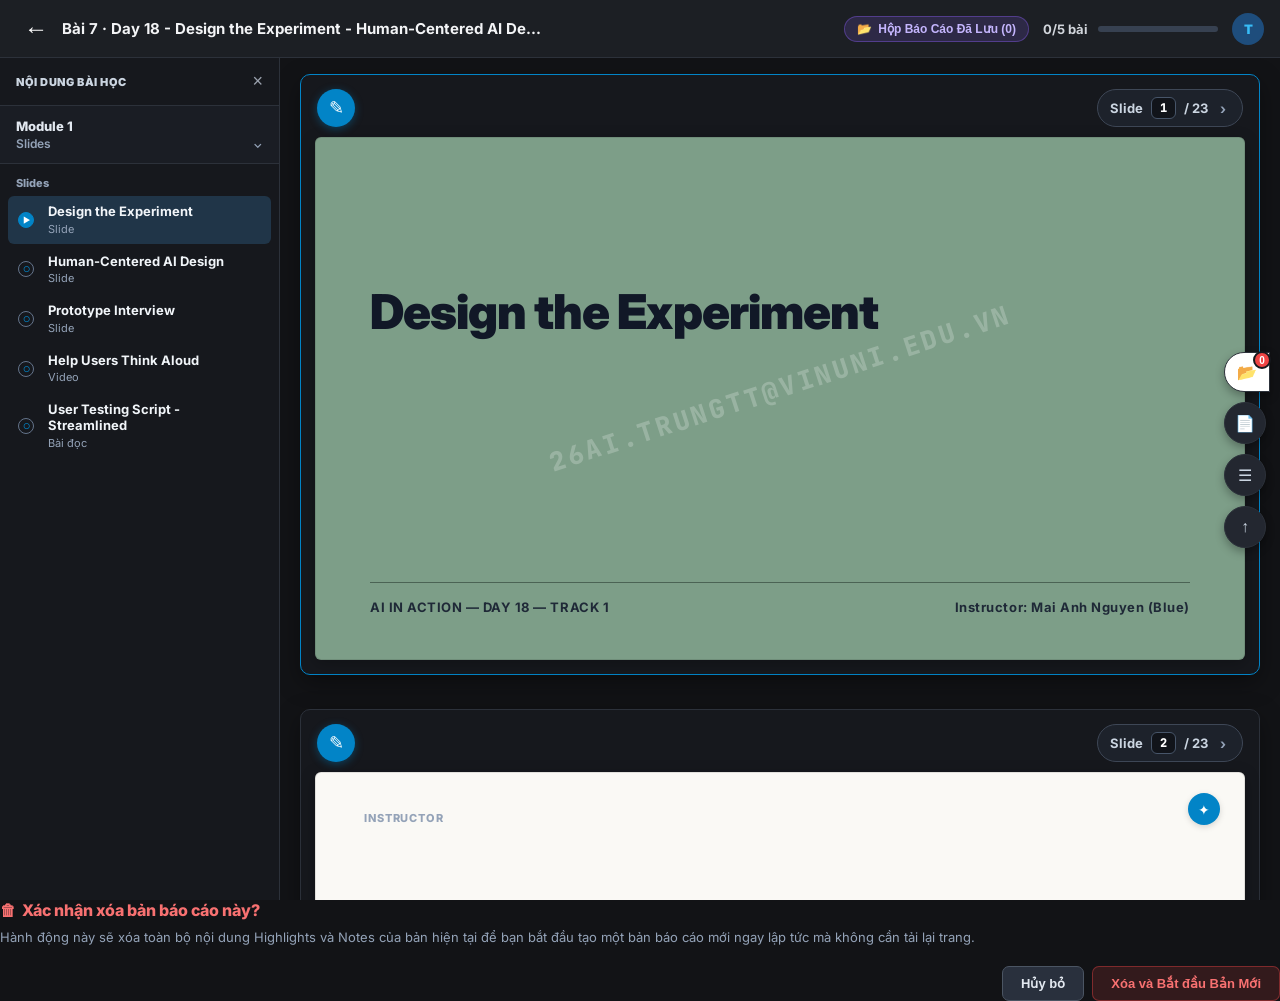
<file: UI/index.html>
<!DOCTYPE html>
<html lang="vi">
<head>
  <meta charset="UTF-8">
  <meta name="viewport" content="width=device-width, initial-scale=1.0">
  <title>VLearn · Bài 7 · Day 18 - Design the Experiment - Human-Centered AI Design</title>
  <link rel="preconnect" href="https://fonts.googleapis.com">
  <link rel="preconnect" href="https://fonts.gstatic.com" crossorigin>
  <link href="https://fonts.googleapis.com/css2?family=Inter:wght@400;500;600;700;800;900&family=JetBrains+Mono:wght@500;700&display=swap" rel="stylesheet">
  <style>
    :root {
      --bg-dark: #121316;
      --bg-card: #181a20;
      --bg-topbar: #1c1f24;
      --border-dark: #2c313a;
      --border-subtle: #232730;
      --text-main: #f3f4f6;
      --text-muted: #9ca3af;
      --text-faint: #6b7280;
      --vlearn-blue: #0284c7;
      --vlearn-blue-hover: #0369a1;
      --ai-purple: #8b5cf6;
      --slide-green: #7d9e88;
      --slide-cream: #faf9f5;
      --hl-yellow: #fef08a;
      --hl-yellow-bg: #fef08a;
      --hl-blue-bg: #bae6fd;
      --green-success: #10b981;
      --font-sans: 'Inter', -apple-system, BlinkMacSystemFont, "Segoe UI", Roboto, sans-serif;
      --font-mono: 'JetBrains Mono', monospace;
    }

    * { box-sizing: border-box; margin: 0; padding: 0; }
    body {
      height: 100vh;
      overflow: hidden;
      background: var(--bg-dark);
      color: var(--text-main);
      font-family: var(--font-sans);
      -webkit-font-smoothing: antialiased;
      user-select: text !important;
    }

    /* ALL SLIDES AND TEXT ARE 100% SELECTABLE */
    * {
      user-select: text;
      -webkit-user-select: text;
    }
    button, .dock-btn, .back-btn, .sidebar-toggle-btn, .sel-btn, .btn-action, .report-box-btn {
      user-select: none !important;
      -webkit-user-select: none !important;
    }

    /* APP LAYOUT */
    .app {
      height: 100vh;
      display: grid;
      grid-template-rows: 58px 1fr;
    }

    /* TOPBAR */
    .topbar {
      display: flex;
      align-items: center;
      justify-content: space-between;
      background: var(--bg-topbar);
      border-bottom: 1px solid var(--border-dark);
      padding: 0 16px 0 24px;
      z-index: 40;
    }
    .top-left, .top-right {
      display: flex;
      align-items: center;
      gap: 14px;
      min-width: 0;
    }
    .back-btn {
      border: 0;
      background: transparent;
      color: #fff;
      font-size: 24px;
      line-height: 1;
      cursor: pointer;
      display: flex;
      align-items: center;
      justify-content: center;
    }
    .top-title {
      max-width: 580px;
      white-space: nowrap;
      overflow: hidden;
      text-overflow: ellipsis;
      font-size: 15px;
      font-weight: 700;
      color: #f3f4f6;
    }
    .report-box-top-btn {
      display: flex;
      align-items: center;
      gap: 6px;
      background: rgba(139, 92, 246, 0.16);
      border: 1px solid rgba(139, 92, 246, 0.4);
      color: #c4b5fd;
      padding: 5px 12px;
      border-radius: 999px;
      font-size: 12px;
      font-weight: 800;
      cursor: pointer;
      transition: all .2s;
    }
    .report-box-top-btn:hover {
      background: rgba(139, 92, 246, 0.28);
      border-color: #8b5cf6;
      color: #fff;
    }
    .progress-wrap {
      display: flex;
      align-items: center;
      gap: 10px;
    }
    .progress-text {
      font-size: 13px;
      font-weight: 700;
      color: #d1d5db;
    }
    .progress-track {
      width: 120px;
      height: 6px;
      border-radius: 999px;
      background: #374151;
      overflow: hidden;
    }
    .progress-fill {
      width: 0%;
      height: 100%;
      background: linear-gradient(90deg, #0284c7, #38bdf8);
      border-radius: 999px;
      transition: width .4s ease;
    }
    .avatar {
      width: 32px;
      height: 32px;
      border-radius: 50%;
      display: grid;
      place-items: center;
      background: #1e4d7c;
      color: #38bdf8;
      font-size: 13px;
      font-weight: 900;
    }

    /* BODY */
    .body {
      min-height: 0;
      display: grid;
      grid-template-columns: 280px 1fr;
      position: relative;
    }

    /* SIDEBAR */
    .sidebar {
      min-height: 0;
      overflow-y: auto;
      background: #16181d;
      border-right: 1px solid var(--border-dark);
      display: flex;
      flex-direction: column;
    }
    .side-head {
      height: 48px;
      display: flex;
      align-items: center;
      justify-content: space-between;
      padding: 0 16px;
      border-bottom: 1px solid var(--border-dark);
      font-size: 11px;
      font-weight: 900;
      letter-spacing: 0.05em;
      text-transform: uppercase;
      color: #cbd5e1;
    }
    .sidebar-toggle-btn {
      border: 0;
      background: transparent;
      color: var(--text-muted);
      cursor: pointer;
      font-size: 18px;
    }
    .module-card {
      padding: 12px 16px;
      border-bottom: 1px solid var(--border-dark);
      background: #1a1d24;
      display: flex;
      flex-direction: column;
      gap: 2px;
      font-size: 13px;
      font-weight: 800;
      color: #e2e8f0;
    }
    .module-card small {
      color: #94a3b8;
      font-size: 12px;
      font-weight: 600;
      display: flex;
      align-items: center;
      justify-content: space-between;
    }
    .lesson-section-title {
      padding: 12px 16px 6px;
      color: #94a3b8;
      font-size: 11px;
      font-weight: 800;
    }
    .lesson-list {
      display: flex;
      flex-direction: column;
      gap: 2px;
      padding: 0 8px;
    }
    .lesson-item {
      display: grid;
      grid-template-columns: 20px 1fr;
      gap: 10px;
      align-items: center;
      padding: 8px 10px;
      border-radius: 6px;
      border: 0;
      background: transparent;
      color: #e2e8f0;
      text-align: left;
      font: inherit;
      cursor: pointer;
      transition: all .2s;
    }
    .lesson-item:hover { background: #232832; }
    .lesson-item.active { background: #203548; }
    .lesson-state {
      width: 16px;
      height: 16px;
      border-radius: 50%;
      border: 1.5px solid #64748b;
      display: grid;
      place-items: center;
      font-size: 8px;
      color: #0284c7;
    }
    .lesson-item.active .lesson-state {
      border-color: #0284c7;
      background: #0284c7;
      color: #fff;
    }
    .lesson-meta b {
      display: block;
      font-size: 13px;
      font-weight: 700;
      color: #f1f5f9;
      line-height: 1.2;
    }
    .lesson-meta small {
      display: block;
      font-size: 11px;
      color: #94a3b8;
      margin-top: 2px;
    }

    /* MAIN READER AREA */
    .main {
      position: relative;
      min-height: 0;
      overflow-y: auto;
      overflow-x: hidden;
      background: var(--bg-dark);
      scroll-behavior: smooth;
      padding: 16px 20px 140px;
    }
    .slides-wrapper {
      max-width: 1040px;
      margin: 0 auto;
    }

    /* SLIDE CARD */
    .slide-outer-card {
      position: relative;
      margin-bottom: 34px;
      background: #16181d;
      border-radius: 10px;
      border: 1px solid var(--border-dark);
      padding: 14px;
      box-shadow: 0 8px 24px rgba(0,0,0,0.35);
    }
    .slide-outer-card.active-slide {
      border-color: #0284c7;
    }

    /* SLIDE TOP BAR */
    .slide-top-bar {
      display: flex;
      align-items: center;
      justify-content: space-between;
      margin-bottom: 10px;
      padding: 0 2px;
    }
    .slide-pen-btn {
      width: 38px;
      height: 38px;
      border-radius: 50%;
      background: #0284c7;
      color: #fff;
      border: 0;
      display: grid;
      place-items: center;
      font-size: 18px;
      cursor: pointer;
      box-shadow: 0 2px 8px rgba(2, 132, 199, 0.4);
      transition: all .2s;
    }
    .slide-pen-btn:hover { background: #0369a1; transform: scale(1.05); }
    .slide-pager-pill {
      height: 38px;
      background: rgba(30, 35, 45, 0.95);
      border: 1px solid #3e4756;
      border-radius: 999px;
      display: flex;
      align-items: center;
      gap: 8px;
      padding: 0 12px;
      font-size: 13px;
      font-weight: 700;
      color: #cbd5e1;
    }
    .slide-pager-input {
      background: #11141a;
      border: 1px solid #475569;
      border-radius: 6px;
      padding: 2px 8px;
      color: #fff;
      font-weight: 800;
      font-family: var(--font-mono);
      font-size: 12px;
    }
    .pager-arrow {
      cursor: pointer;
      color: #94a3b8;
      font-size: 14px;
      padding: 0 4px;
    }
    .pager-arrow:hover { color: #fff; }

    /* SLIDE CANVAS PAPER (16:9) */
    .slide-paper {
      position: relative;
      width: 100%;
      aspect-ratio: 16 / 9;
      border-radius: 6px;
      overflow: hidden;
      box-shadow: 0 4px 15px rgba(0,0,0,0.25);
      border: 1px solid rgba(0,0,0,0.1);
      display: flex;
      flex-direction: column;
      justify-content: space-between;
      cursor: text;
    }
    .slide-paper.theme-green {
      background: var(--slide-green);
      color: #111827;
      padding: 44px 54px;
    }
    .slide-paper.theme-cream {
      background: var(--slide-cream);
      color: #1f2937;
      padding: 38px 48px;
    }
    .slide-watermark {
      position: absolute;
      top: 48%;
      left: 50%;
      transform: translate(-50%, -50%) rotate(-18deg);
      font-size: 26px;
      font-weight: 900;
      letter-spacing: 0.1em;
      color: rgba(255, 255, 255, 0.22);
      white-space: nowrap;
      pointer-events: none !important;
      font-family: var(--font-mono);
      z-index: 1;
    }
    .slide-spark-topright {
      position: absolute;
      top: 20px;
      right: 24px;
      width: 32px;
      height: 32px;
      border-radius: 50%;
      background: #0284c7;
      color: #fff;
      display: grid;
      place-items: center;
      font-size: 14px;
      box-shadow: 0 2px 6px rgba(0,0,0,0.15);
      pointer-events: none;
    }

    /* APPLIED USER HIGHLIGHT MARKS */
    mark.user-hl-yellow {
      background: #fef08a !important;
      color: #111827 !important;
      padding: 1px 4px;
      border-radius: 3px;
      border-bottom: 2px solid #ca8a04;
    }
    mark.user-hl-blue {
      background: #bae6fd !important;
      color: #0c4a6e !important;
      padding: 1px 4px;
      border-radius: 3px;
      border-bottom: 2px solid #0284c7;
      position: relative;
    }
    mark.user-hl-blue::after {
      content: " 💡";
      font-size: 11px;
    }

    /* SLIDE 1 SPECIFIC */
    .slide1-title {
      font-size: 48px;
      font-weight: 900;
      letter-spacing: -0.02em;
      color: #111827;
      margin-top: 100px;
    }
    .slide1-divider {
      height: 1.5px;
      background: #4b6354;
      width: 100%;
      margin: 16px 0;
    }
    .slide1-footer {
      display: flex;
      justify-content: space-between;
      font-size: 13px;
      font-weight: 700;
      color: #1f2937;
      letter-spacing: 0.04em;
    }

    /* SLIDE 2 SPECIFIC */
    .instructor-grid {
      display: grid;
      grid-template-columns: 190px 1fr;
      gap: 36px;
      align-items: center;
      margin-top: 20px;
    }
    .instructor-photo {
      width: 100%;
      aspect-ratio: 1 / 1;
      border-radius: 12px;
      box-shadow: 0 6px 16px rgba(0,0,0,0.12);
      border: 2px solid #e5e7eb;
      background: linear-gradient(135deg, #cbd5e1, #94a3b8);
      display: grid;
      place-items: center;
      font-size: 48px;
      color: #334155;
    }
    .instructor-name {
      font-size: 26px;
      font-weight: 900;
      color: #0f172a;
      margin-bottom: 4px;
    }
    .instructor-subtitle {
      font-size: 14px;
      color: #334155;
      margin-bottom: 16px;
    }
    .instructor-subtitle b { color: #15803d; }
    .exp-table {
      width: 100%;
      font-size: 12.5px;
      border-collapse: collapse;
    }
    .exp-table tr { border-bottom: 1px solid #e5e7eb; }
    .exp-table td { padding: 7px 0; color: #334155; }
    .exp-table td.year { width: 90px; font-weight: 700; color: #64748b; }

    /* SLIDE 3 SPECIFIC */
    .agenda-grid {
      display: grid;
      grid-template-columns: 1fr auto 1fr auto 1fr;
      gap: 14px;
      align-items: center;
      margin-top: 30px;
    }
    .agenda-box {
      background: #fff;
      border: 1px solid #cbd5e1;
      border-radius: 8px;
      padding: 18px 16px;
      display: flex;
      flex-direction: column;
      justify-content: space-between;
      height: 180px;
      box-shadow: 0 2px 6px rgba(0,0,0,0.03);
    }
    .agenda-num { font-size: 15px; font-weight: 800; color: #059669; margin-bottom: 6px; }
    .agenda-box-title { font-size: 15px; font-weight: 800; color: #0f172a; line-height: 1.25; margin-bottom: 8px; }
    .agenda-desc { font-size: 11.5px; color: #475569; line-height: 1.4; }
    .agenda-foot {
      font-size: 10px; font-weight: 800; color: #64748b; letter-spacing: 0.06em;
      text-transform: uppercase; border-top: 1px solid #f1f5f9; padding-top: 6px; margin-top: 6px;
    }
    .agenda-arrow { color: #94a3b8; font-size: 20px; font-weight: 800; pointer-events: none; }

    /* SLIDE 4 SPECIFIC */
    .part-tag { font-size: 13px; font-weight: 800; letter-spacing: 0.1em; color: #1f2937; text-transform: uppercase; }
    .slide4-title { font-size: 44px; font-weight: 900; color: #0f172a; margin: 14px 0 10px; }
    .slide4-sub { font-size: 16px; color: #1e293b; line-height: 1.5; }

    /* SLIDE 5 SPECIFIC */
    .diamond-title { font-size: 24px; font-weight: 900; color: #0f172a; margin-bottom: 16px; }
    .diamond-diagram-html {
      background: #f8fafc; border: 1px solid #e2e8f0; border-radius: 8px;
      padding: 12px; margin: 8px 0 12px; display: grid; grid-template-columns: 1fr auto 1fr;
      gap: 16px; align-items: center;
    }
    .diamond-card-box { border: 2px solid #cbd5e1; border-radius: 8px; padding: 10px 14px; background: #fff; text-align: center; }
    .diamond-card-box.solution { border-color: #059669; background: #f0fdf4; }
    .diamond-cols-grid { display: grid; grid-template-columns: repeat(4, 1fr); gap: 14px; margin-top: 10px; }
    .diamond-col-head { font-size: 12px; font-weight: 900; letter-spacing: 0.06em; text-transform: uppercase; margin-bottom: 6px; }
    .diamond-col-head.problem { color: #0284c7; }
    .diamond-col-head.solution { color: #059669; }
    .diamond-col-list { list-style: none; font-size: 11.5px; color: #475569; line-height: 1.5; }
    .diamond-col-list li::before { content: "• "; color: #94a3b8; }

    /* SLIDE 6 SPECIFIC */
    .phones-row { display: grid; grid-template-columns: repeat(7, 1fr); gap: 8px; align-items: end; margin-top: 10px; }
    .phone-col { display: flex; flex-direction: column; align-items: center; gap: 6px; }
    .phone-mock {
      width: 100%; aspect-ratio: 100 / 185; border: 1.5px solid #d1d5db; border-radius: 12px;
      background: #fff; overflow: hidden; opacity: 0.45; position: relative;
    }
    .phone-mock.focus { opacity: 1; border-color: #1e293b; box-shadow: 0 4px 10px rgba(0,0,0,0.12); }
    .phone-mock-top { height: 24px; background: #f8fafc; border-bottom: 1px solid #e2e8f0; padding: 2px 4px; font-size: 8px; font-weight: 800; display: flex; align-items: center; justify-content: space-between; }
    .phone-mock-body { padding: 6px 4px; display: grid; gap: 4px; }
    .phone-box-btn { height: 16px; background: #f1f5f9; border-radius: 3px; font-size: 8px; display: grid; place-items: center; font-weight: 700; }
    .phone-box-btn.red { background: #fee2e2; color: #b91c1c; border: 1px solid #f87171; }
    .phone-box-btn.blue { background: #e0f2fe; color: #0369a1; border: 1px solid #7dd3fc; }
    .phone-box-btn.green { background: #dcfce7; color: #15803d; border: 1px solid #86efac; }
    .phone-col-label { font-size: 11px; font-weight: 800; color: #334155; }
    .phone-col-label.faded { color: #94a3b8; }
    .test-slice-tag { margin-top: 10px; border-top: 2px solid #059669; color: #059669; text-align: center; font-size: 11px; font-weight: 900; letter-spacing: 0.08em; padding-top: 4px; }

    /* RIGHT DOCK */
    .right-tools-dock {
      position: fixed;
      right: 14px;
      top: 50%;
      transform: translateY(-50%);
      z-index: 35;
      display: flex;
      flex-direction: column;
      gap: 10px;
    }
    .dock-btn {
      width: 42px;
      height: 42px;
      border-radius: 50%;
      background: #232730;
      border: 1px solid var(--border-dark);
      color: #cbd5e1;
      display: grid;
      place-items: center;
      font-size: 16px;
      cursor: pointer;
      box-shadow: 0 4px 10px rgba(0,0,0,0.3);
      transition: all .2s;
      position: relative;
    }
    .dock-btn:hover { background: #2f3542; color: #fff; transform: scale(1.06); }
    .dock-btn.ai-pill {
      background: #fff; color: #0284c7; border-radius: 20px 0 0 20px;
      width: 46px; height: 40px; margin-right: -14px;
    }
    .dock-badge {
      position: absolute; top: -2px; right: -2px; width: 18px; height: 18px;
      border-radius: 50%; background: #ef4444; color: #fff; font-size: 10px;
      font-weight: 800; display: grid; place-items: center; border: 2px solid #16181d;
    }

    /* =======================================================
       FLOATING SELECTION TOOLBAR (FIXED VIEWPORT COORDS)
       ======================================================= */
    .selection-toolbar {
      position: fixed;
      display: none;
      z-index: 99999;
      background: #1e2430;
      border: 1.5px solid #0284c7;
      border-radius: 8px;
      padding: 5px 8px;
      box-shadow: 0 10px 30px rgba(0,0,0,0.8), 0 0 12px rgba(2, 132, 199, 0.4);
      gap: 6px;
      align-items: center;
      animation: popUp .15s ease;
      pointer-events: auto;
    }
    @keyframes popUp {
      from { transform: scale(0.9); opacity: 0; }
      to { transform: scale(1); opacity: 1; }
    }
    .sel-btn {
      padding: 7px 14px;
      border-radius: 6px;
      border: 0;
      font-size: 12.5px;
      font-weight: 800;
      cursor: pointer;
      color: #fff;
      display: flex;
      align-items: center;
      gap: 5px;
      transition: all .15s;
    }
    .sel-btn:hover { transform: translateY(-1px); }
    .sel-btn.yellow {
      background: #ca8a04;
      box-shadow: 0 2px 6px rgba(202, 138, 4, 0.4);
    }
    .sel-btn.blue {
      background: #0284c7;
      box-shadow: 0 2px 6px rgba(2, 132, 199, 0.4);
    }

    /* =======================================================
       POPUP BOX TO TYPE NOTES (KHI CHỌN NOTES)
       ======================================================= */
    .note-modal-overlay {
      position: fixed;
      inset: 0;
      background: rgba(0,0,0,0.7);
      backdrop-filter: blur(4px);
      z-index: 100000;
      display: none;
      place-items: center;
      padding: 20px;
    }
    .note-modal-overlay.open { display: grid; }
    .note-modal-card {
      background: #1b2029;
      border: 1px solid var(--border-dark);
      border-radius: 12px;
      max-width: 520px;
      width: 100%;
      padding: 24px;
      box-shadow: 0 20px 40px rgba(0,0,0,0.7);
      animation: modalZoom .2s ease;
      display: flex;
      flex-direction: column;
      gap: 14px;
    }
    @keyframes modalZoom {
      from { transform: scale(0.92); opacity: 0; }
      to { transform: scale(1); opacity: 1; }
    }
    .note-modal-header {
      display: flex;
      align-items: center;
      justify-content: space-between;
      border-bottom: 1px solid var(--border-dark);
      padding-bottom: 10px;
    }
    .note-modal-title { font-size: 15px; font-weight: 800; color: #38bdf8; display: flex; align-items: center; gap: 8px; }
    .note-quote-box {
      background: #13161d;
      border-left: 3px solid #0284c7;
      padding: 8px 12px;
      border-radius: 0 6px 6px 0;
      font-size: 12.5px;
      color: #94a3b8;
      font-style: italic;
      line-height: 1.4;
      max-height: 70px;
      overflow-y: auto;
    }
    .note-textarea {
      width: 100%;
      min-height: 100px;
      background: #11141a;
      border: 1px solid #374151;
      border-radius: 8px;
      padding: 12px;
      color: #f3f4f6;
      font-family: inherit;
      font-size: 13.5px;
      line-height: 1.5;
      resize: vertical;
      outline: none;
    }
    .note-textarea:focus {
      border-color: #0284c7;
      box-shadow: 0 0 0 2px rgba(2, 132, 199, 0.25);
    }
    .note-tags-row { display: flex; gap: 8px; flex-wrap: wrap; }
    .note-tag-chip {
      padding: 4px 10px;
      border-radius: 999px;
      border: 1px solid #374151;
      background: #232832;
      color: #cbd5e1;
      font-size: 11px;
      font-weight: 700;
      cursor: pointer;
      transition: all .15s;
    }
    .note-tag-chip.active { border-color: #0284c7; background: #075985; color: #fff; }
    .note-modal-actions { display: flex; justify-content: flex-end; gap: 10px; margin-top: 4px; }

    /* =======================================================
       SAVED REPORTS BOX (HỘP BÁO CÁO ĐÃ LƯU)
       ======================================================= */
    .saved-reports-modal {
      position: fixed;
      inset: 0;
      background: rgba(0,0,0,0.8);
      backdrop-filter: blur(5px);
      z-index: 90000;
      display: none;
      place-items: center;
      padding: 24px;
    }
    .saved-reports-modal.open { display: grid; }
    .saved-reports-container {
      background: #181c24;
      border: 1px solid #3b4252;
      border-radius: 14px;
      max-width: 840px;
      width: 100%;
      max-height: 85vh;
      display: flex;
      flex-direction: column;
      box-shadow: 0 25px 60px rgba(0,0,0,0.8);
      animation: modalZoom .2s ease;
      overflow: hidden;
    }
    .saved-reports-header {
      padding: 18px 24px;
      background: #1e2430;
      border-bottom: 1px solid var(--border-dark);
      display: flex;
      align-items: center;
      justify-content: space-between;
    }
    .saved-reports-body {
      flex: 1;
      overflow-y: auto;
      padding: 24px;
      display: flex;
      flex-direction: column;
      gap: 18px;
    }
    .saved-report-card {
      background: #14171f;
      border: 1px solid #2e3646;
      border-radius: 10px;
      padding: 20px;
      box-shadow: 0 4px 15px rgba(0,0,0,0.3);
      display: flex;
      flex-direction: column;
      gap: 12px;
    }
    .saved-report-badge {
      font-size: 11px;
      font-weight: 800;
      background: rgba(16, 185, 129, 0.15);
      color: #34d399;
      border: 1px solid rgba(16, 185, 129, 0.4);
      padding: 2px 8px;
      border-radius: 4px;
      align-self: flex-start;
    }

    /* DRAFT REPORT CONTAINER BELOW SLIDES */
    .report-section-wrap {
      margin-top: 40px;
      background: #181c25;
      border: 2px solid #8b5cf6;
      border-radius: 12px;
      padding: 30px;
      box-shadow: 0 15px 40px rgba(139, 92, 246, 0.2), 0 20px 40px rgba(0,0,0,0.5);
      position: relative;
      transition: all .3s ease;
    }
    .report-section-wrap.hidden-after-save {
      display: none !important;
    }
    .saved-banner-container {
      display: none;
      margin-top: 30px;
      background: #13221a;
      border: 2px solid #10b981;
      border-radius: 12px;
      padding: 24px;
      text-align: center;
      animation: popUp .3s ease;
    }
    .saved-banner-container.visible {
      display: block !important;
    }
    .report-badge-top {
      position: absolute;
      top: -13px;
      left: 30px;
      background: linear-gradient(135deg, #8b5cf6, #6366f1);
      color: #fff;
      font-size: 11px;
      font-weight: 900;
      letter-spacing: 0.06em;
      padding: 3px 12px;
      border-radius: 999px;
    }
    .report-block {
      background: #13161d;
      border: 1px solid #2b3240;
      border-radius: 8px;
      padding: 18px;
      margin-bottom: 16px;
    }
    .report-block-title {
      font-size: 14px;
      font-weight: 800;
      color: #f1f5f9;
      display: flex;
      align-items: center;
      gap: 8px;
      margin-bottom: 10px;
    }
    .editable-input {
      width: 100%;
      background: #0f1218;
      border: 1px solid #0284c7;
      border-radius: 6px;
      padding: 10px 12px;
      color: #f3f4f6;
      font-family: inherit;
      font-size: 13px;
      line-height: 1.5;
      resize: vertical;
      min-height: 75px;
      margin-top: 8px;
      display: none;
    }
    .editing .editable-input { display: block; }
    .editing .report-static-text { display: none; }

    /* ACTION BAR - 3 MANDATORY BUTTONS */
    .report-action-bar {
      margin-top: 24px;
      padding-top: 18px;
      border-top: 1px solid var(--border-dark);
      display: flex;
      align-items: center;
      justify-content: space-between;
      gap: 12px;
      flex-wrap: wrap;
    }
    .action-question-text {
      font-size: 13.5px;
      font-weight: 700;
      color: #e2e8f0;
    }
    .action-buttons-group {
      display: flex;
      align-items: center;
      gap: 10px;
    }
    .btn-action {
      padding: 9px 18px;
      border-radius: 7px;
      font-size: 13px;
      font-weight: 800;
      cursor: pointer;
      display: flex;
      align-items: center;
      gap: 6px;
      transition: all .2s;
      border: 1px solid transparent;
    }
    .btn-action:hover { transform: translateY(-2px); }
    .btn-accept {
      background: linear-gradient(135deg, #10b981, #059669);
      color: #fff;
      box-shadow: 0 4px 12px rgba(16, 185, 129, 0.4);
    }
    .btn-edit {
      background: #29303d;
      border-color: #4b5563;
      color: #e2e8f0;
    }
    .btn-delete {
      background: rgba(239, 68, 68, 0.15);
      border-color: rgba(239, 68, 68, 0.4);
      color: #f87171;
    }
    .btn-new-version {
      background: linear-gradient(135deg, #8b5cf6, #6366f1);
      color: #fff;
      box-shadow: 0 4px 12px rgba(139, 92, 246, 0.4);
    }

    /* TOAST */
    .toast-container {
      position: fixed;
      bottom: 24px;
      right: 24px;
      z-index: 250000;
      display: flex;
      flex-direction: column;
      gap: 8px;
    }
    .toast {
      background: #1f2937;
      border: 1px solid #374151;
      border-left: 4px solid #0284c7;
      color: #fff;
      padding: 10px 16px;
      border-radius: 6px;
      box-shadow: 0 10px 25px rgba(0,0,0,0.5);
      font-size: 12.5px;
      font-weight: 600;
      display: flex;
      align-items: center;
      gap: 8px;
      animation: slideInRight .3s ease;
    }
    .toast.success { border-left-color: #10b981; }
    .toast.purple { border-left-color: #8b5cf6; }
    .toast.danger { border-left-color: #ef4444; }
    @keyframes slideInRight {
      from { transform: translateX(100%); opacity: 0; }
      to { transform: translateX(0); opacity: 1; }
    }
  </style>
</head>
<body>
  <div class="app">
    <!-- TOPBAR -->
    <header class="topbar">
      <div class="top-left">
        <button class="back-btn" onclick="showToast('Quay lại khóa học')">←</button>
        <div class="top-title" title="Bài 7 · Day 18 - Design the Experiment - Human-Centered AI Design">
          Bài 7 · Day 18 - Design the Experiment - Human-Centered AI De...
        </div>
      </div>
      <div class="top-right">
        <!-- NÚT HỘP BÁO CÁO ĐÃ LƯU -->
        <button class="report-box-top-btn" onclick="openSavedReportsModal()">
          <span>📂</span> <span>Hộp Báo Cáo Đã Lưu (<span id="top-saved-count">0</span>)</span>
        </button>

        <div class="progress-wrap">
          <div class="progress-text" id="top-progress-text">0/5 bài</div>
          <div class="progress-track">
            <div class="progress-fill" id="top-progress-fill"></div>
          </div>
        </div>
        <div class="avatar" title="Trần Tuấn Trung">T</div>
      </div>
    </header>

    <div class="body">
      <!-- SIDEBAR -->
      <aside class="sidebar" id="sidebar">
        <div class="side-head">
          <span>NỘI DUNG BÀI HỌC</span>
          <button class="sidebar-toggle-btn" onclick="toggleSidebar()">×</button>
        </div>
        <div class="module-card">
          <span>Module 1</span>
          <small>Slides <span>⌄</span></small>
        </div>
        <div class="lesson-section-title">Slides</div>
        <div class="lesson-list">
          <button class="lesson-item active" onclick="scrollToSlide(1)">
            <span class="lesson-state">▶</span>
            <div class="lesson-meta">
              <b>Design the Experiment</b>
              <small>Slide</small>
            </div>
          </button>
          <button class="lesson-item" onclick="showToast('Chuyển sang bài Human-Centered AI Design')">
            <span class="lesson-state">○</span>
            <div class="lesson-meta">
              <b>Human-Centered AI Design</b>
              <small>Slide</small>
            </div>
          </button>
          <button class="lesson-item" onclick="showToast('Chuyển sang bài Prototype Interview')">
            <span class="lesson-state">○</span>
            <div class="lesson-meta">
              <b>Prototype Interview</b>
              <small>Slide</small>
            </div>
          </button>
          <button class="lesson-item" onclick="showToast('Chuyển sang bài Help Users Think Aloud')">
            <span class="lesson-state">○</span>
            <div class="lesson-meta">
              <b>Help Users Think Aloud</b>
              <small>Video</small>
            </div>
          </button>
          <button class="lesson-item" onclick="showToast('Chuyển sang bài User Testing Script')">
            <span class="lesson-state">○</span>
            <div class="lesson-meta">
              <b>User Testing Script - Streamlined</b>
              <small>Bài đọc</small>
            </div>
          </button>
        </div>
      </aside>

      <!-- MAIN SLIDE VIEWER -->
      <main class="main" id="main-scroll" onscroll="handleMainScroll()">
        <div class="slides-wrapper">

          <!-- SLIDE 1 -->
          <section class="slide-outer-card active-slide" id="slide-card-1" data-slide="1">
            <div class="slide-top-bar">
              <button class="slide-pen-btn" onclick="showToast('Bôi đen bất kỳ dòng chữ nào để chọn Highlights hoặc Notes!', 'purple')" title="Ghi chú">✎</button>
              <div class="slide-pager-pill">
                <span>Slide</span>
                <span class="slide-pager-input">1</span>
                <span>/ 23</span>
                <span class="pager-arrow" onclick="scrollToSlide(2)">›</span>
              </div>
            </div>
            <div class="slide-paper theme-green">
              <div class="slide-watermark">26AI.TRUNGTT@VINUNI.EDU.VN</div>
              <h1 class="slide1-title">Design the Experiment</h1>
              <div>
                <div class="slide1-divider"></div>
                <div class="slide1-footer">
                  <span>AI IN ACTION — DAY 18 — TRACK 1</span>
                  <span>Instructor: Mai Anh Nguyen (Blue)</span>
                </div>
              </div>
            </div>
          </section>

          <!-- SLIDE 2 -->
          <section class="slide-outer-card" id="slide-card-2" data-slide="2">
            <div class="slide-top-bar">
              <button class="slide-pen-btn" onclick="showToast('Bôi đen bất kỳ dòng chữ nào để chọn Highlights hoặc Notes!', 'purple')" title="Ghi chú">✎</button>
              <div class="slide-pager-pill">
                <span>Slide</span>
                <span class="slide-pager-input">2</span>
                <span>/ 23</span>
                <span class="pager-arrow" onclick="scrollToSlide(3)">›</span>
              </div>
            </div>
            <div class="slide-paper theme-cream">
              <div class="slide-watermark">26AI.TRUNGTT@VINUNI.EDU.VN</div>
              <div class="slide-spark-topright">✦</div>
              <div style="font-size: 11px; font-weight: 800; color: #94a3b8; letter-spacing: 0.08em;">INSTRUCTOR</div>
              <div class="instructor-grid">
                <div class="instructor-photo">👩‍💼</div>
                <div>
                  <div class="instructor-name">Mai Anh Nguyen (Blue)</div>
                  <div class="instructor-subtitle"><b>Generalist</b> Product Builder</div>
                  <table class="exp-table">
                    <tr>
                      <td class="year">2026</td>
                      <td><b>FPT Long Châu</b> — PM · Healthcare Product</td>
                    </tr>
                    <tr>
                      <td class="year">2025</td>
                      <td><b>Thongtincuuho.org</b> — Co-founder</td>
                    </tr>
                    <tr>
                      <td class="year">2025</td>
                      <td><b>FPT Software AI Center</b> — PM · AI Agent</td>
                    </tr>
                    <tr>
                      <td class="year">2021 – 2025</td>
                      <td><b>Xantus</b> — PM · On-chain Analytics, AI Agent</td>
                    </tr>
                    <tr>
                      <td class="year">2016 – 2021</td>
                      <td><b>DYNO, Kalapa</b> — PM · OCR, eKYC, Credit Scoring</td>
                    </tr>
                  </table>
                  <div style="margin-top: 10px; font-size: 12px;">
                    <a href="#" style="color:#0284c7; text-decoration:none; font-weight:700;">Linkedin</a> &nbsp;|&nbsp; 
                    <a href="#" style="color:#0284c7; text-decoration:none; font-weight:700;">Facebook</a>
                  </div>
                </div>
              </div>
              <div style="font-size:11px; color:#94a3b8; text-align:right;">Kéo đến trang này để mở note riêng của trang.</div>
            </div>
          </section>

          <!-- SLIDE 3 -->
          <section class="slide-outer-card" id="slide-card-3" data-slide="3">
            <div class="slide-top-bar">
              <button class="slide-pen-btn" onclick="showToast('Bôi đen bất kỳ dòng chữ nào để chọn Highlights hoặc Notes!', 'purple')" title="Ghi chú">✎</button>
              <div class="slide-pager-pill">
                <span>Slide</span>
                <span class="slide-pager-input">3</span>
                <span>/ 23</span>
                <span class="pager-arrow" onclick="scrollToSlide(4)">›</span>
              </div>
            </div>
            <div class="slide-paper theme-cream">
              <div class="slide-watermark">26AI.TRUNGTT@VINUNI.EDU.VN</div>
              <div class="slide-spark-topright">✦</div>
              <div>
                <div style="font-size: 11px; font-weight: 800; color: #94a3b8; letter-spacing: 0.06em;">AI IN ACTION · DAY 18 · TRACK 1</div>
                <h2 style="font-size: 28px; font-weight: 900; color: #0f172a; margin-top: 4px;">Day 18 Agenda</h2>
              </div>
              <div class="agenda-grid">
                <div class="agenda-box">
                  <div>
                    <div class="agenda-num">01</div>
                    <div class="agenda-box-title">Design the Experiment</div>
                    <div class="agenda-desc">Tạo các lựa chọn đủ khác và xác định điều muốn học.</div>
                  </div>
                  <div class="agenda-foot">OPTIONS + INTENT</div>
                </div>
                <div class="agenda-arrow">→</div>
                <div class="agenda-box">
                  <div>
                    <div class="agenda-num">02</div>
                    <div class="agenda-box-title">Human-Centered AI Design</div>
                    <div class="agenda-desc">Thiết kế kỳ vọng, vai trò, quyền kiểm soát và recovery.</div>
                  </div>
                  <div class="agenda-foot">CHOICES + GUARDRAIL</div>
                </div>
                <div class="agenda-arrow">→</div>
                <div class="agenda-box">
                  <div>
                    <div class="agenda-num">03</div>
                    <div class="agenda-box-title">Learn from Users</div>
                    <div class="agenda-desc">Quan sát hành vi, so sánh trade-off và chọn bước tiếp theo.</div>
                  </div>
                  <div class="agenda-foot">BEHAVIOR + NEXT</div>
                </div>
              </div>
              <div style="height: 10px;"></div>
            </div>
          </section>

          <!-- SLIDE 4 -->
          <section class="slide-outer-card" id="slide-card-4" data-slide="4">
            <div class="slide-top-bar">
              <button class="slide-pen-btn" onclick="showToast('Bôi đen bất kỳ dòng chữ nào để chọn Highlights hoặc Notes!', 'purple')" title="Ghi chú">✎</button>
              <div class="slide-pager-pill">
                <span>Slide</span>
                <span class="slide-pager-input">4</span>
                <span>/ 23</span>
                <span class="pager-arrow" onclick="scrollToSlide(5)">›</span>
              </div>
            </div>
            <div class="slide-paper theme-green" style="justify-content: center;">
              <div class="slide-watermark">26AI.TRUNGTT@VINUNI.EDU.VN</div>
              <div class="slide-spark-topright">✦</div>
              <div class="part-tag">PART 01</div>
              <h1 class="slide4-title">Design the Experiment</h1>
              <p class="slide4-sub">Tạo các lựa chọn đủ khác nhau, và nói trước mình muốn học điều gì.</p>
            </div>
          </section>

          <!-- SLIDE 5 -->
          <section class="slide-outer-card" id="slide-card-5" data-slide="5">
            <div class="slide-top-bar">
              <button class="slide-pen-btn" onclick="showToast('Bôi đen bất kỳ dòng chữ nào để chọn Highlights hoặc Notes!', 'purple')" title="Ghi chú">✎</button>
              <div class="slide-pager-pill">
                <span>Slide</span>
                <span class="slide-pager-input">5</span>
                <span>/ 23</span>
                <span class="pager-arrow" onclick="scrollToSlide(6)">›</span>
              </div>
            </div>
            <div class="slide-paper theme-cream">
              <div class="slide-watermark">26AI.TRUNGTT@VINUNI.EDU.VN</div>
              <div class="slide-spark-topright">✦</div>
              
              <h2 class="diamond-title">
                Evidence về <span style="color:#c25438;">problem</span> không phải evidence về <span style="color:#2e7d6b;">solution</span>
              </h2>

              <div class="diamond-diagram-html">
                <div class="diamond-card-box">
                  <div style="font-size:10px; font-weight:800; color:#64748b;">DAY 17</div>
                  <div style="font-size:12.5px; font-weight:900; color:#1e293b;">Finding the PROBLEM</div>
                  <div style="font-size:10.5px; color:#64748b; font-style:italic; margin-top:2px;">Discover → Define</div>
                </div>
                <div style="text-align:center;">
                  <div style="width:12px; height:12px; border-radius:50%; background:#dc2626; margin:0 auto 2px;"></div>
                  <div style="font-size:9.5px; font-weight:800; color:#dc2626;">Chosen opportunity</div>
                </div>
                <div class="diamond-card-box solution">
                  <div style="font-size:10px; font-weight:800; color:#059669;">DAY 18</div>
                  <div style="font-size:12.5px; font-weight:900; color:#065f46;">Finding the SOLUTION</div>
                  <div style="font-size:10.5px; color:#059669; font-style:italic; margin-top:2px;">Develop → Deliver</div>
                </div>
              </div>

              <div class="diamond-cols-grid">
                <div>
                  <div class="diamond-col-head problem">DISCOVER</div>
                  <ul class="diamond-col-list">
                    <li>Problem interview</li>
                    <li>Past story</li>
                    <li>Behavior & workaround</li>
                    <li>Quan sát context</li>
                  </ul>
                </div>
                <div>
                  <div class="diamond-col-head problem">DEFINE</div>
                  <ul class="diamond-col-list">
                    <li>Synthesis note</li>
                    <li>Pain pattern</li>
                    <li>Chọn opportunity</li>
                    <li>Learning Question</li>
                  </ul>
                </div>
                <div>
                  <div class="diamond-col-head solution">DEVELOP</div>
                  <ul class="diamond-col-list">
                    <li>Diverge cơ chế</li>
                    <li>Standard / ++ / Wild</li>
                    <li>Micro-prototype</li>
                    <li>Multi-option A/B/C</li>
                  </ul>
                </div>
                <div>
                  <div class="diamond-col-head solution">DELIVER</div>
                  <ul class="diamond-col-list">
                    <li>Prototype interview</li>
                    <li>Quan sát behavior</li>
                    <li>Compare trade-off</li>
                    <li>Next iteration</li>
                  </ul>
                </div>
              </div>
            </div>
          </section>

          <!-- SLIDE 6 -->
          <section class="slide-outer-card" id="slide-card-6" data-slide="6">
            <div class="slide-top-bar">
              <button class="slide-pen-btn" onclick="showToast('Bôi đen bất kỳ dòng chữ nào để chọn Highlights hoặc Notes!', 'purple')" title="Ghi chú">✎</button>
              <div class="slide-pager-pill">
                <span>Slide</span>
                <span class="slide-pager-input">6</span>
                <span>/ 23</span>
                <span class="pager-arrow" onclick="scrollToSlide(7)">›</span>
              </div>
            </div>
            <div class="slide-paper theme-cream">
              <div class="slide-watermark">26AI.TRUNGTT@VINUNI.EDU.VN</div>
              <div class="slide-spark-topright">✦</div>
              <h2 style="font-size: 28px; font-weight: 900; color: #0f172a;">Think big. Start small.</h2>
              <div class="phones-row">
                <div class="phone-col">
                  <div class="phone-mock"><div class="phone-mock-top"><span>9:41</span><span>Tài khoản</span></div><div class="phone-mock-body"><div class="phone-box-btn"></div></div></div>
                  <div class="phone-col-label faded">Đăng nhập</div>
                </div>
                <div class="phone-col">
                  <div class="phone-mock"><div class="phone-mock-top"><span>9:41</span><span>Khám phá</span></div><div class="phone-mock-body"><div class="phone-box-btn"></div></div></div>
                  <div class="phone-col-label faded">Khoá học</div>
                </div>
                <div class="phone-col">
                  <div class="phone-mock"><div class="phone-mock-top"><span>9:41</span><span>Bài 4</span></div><div class="phone-mock-body"><div class="phone-box-btn"></div></div></div>
                  <div class="phone-col-label faded">Bài học</div>
                </div>
                <div class="phone-col">
                  <div class="phone-mock focus"><div class="phone-mock-top"><span>9:41</span><span>Câu 7/10</span></div><div class="phone-mock-body"><div style="font-size:8px; display:flex; justify-content:space-between;"><span>P(A|B)</span><b style="color:#ef4444;">Lần 2</b></div><div class="phone-box-btn red">Chưa đúng</div><div class="phone-box-btn">0,75</div></div></div>
                  <div class="phone-col-label">Bị mắc</div>
                </div>
                <div class="phone-col">
                  <div class="phone-mock focus"><div class="phone-mock-top"><span>9:41</span><span>Trợ giúp AI</span></div><div class="phone-mock-body"><div class="phone-box-btn blue">“Đang lẫn P(A|B)?”</div><div class="phone-box-btn">Đúng vậy</div></div></div>
                  <div class="phone-col-label">Nhận hỗ trợ</div>
                </div>
                <div class="phone-col">
                  <div class="phone-mock focus"><div class="phone-mock-top"><span>9:41</span><span>Câu 7/10</span></div><div class="phone-mock-body"><div class="phone-box-btn" style="background:#fef9c3; color:#854d0e;">Thử lại nhé</div><div class="phone-box-btn green">Tiếp tục</div></div></div>
                  <div class="phone-col-label">Tiếp tục</div>
                </div>
                <div class="phone-col">
                  <div class="phone-mock"><div class="phone-mock-top"><span>9:41</span><span>Tiến độ</span></div><div class="phone-mock-body"><div class="phone-box-btn"></div></div></div>
                  <div class="phone-col-label faded">Kết quả</div>
                </div>
              </div>
              <div class="test-slice-tag">TEST SLICE (VÙNG KIỂM THỬ THỰC NGHIỆM TRỌNG TÂM)</div>
            </div>
          </section>

          <!-- SLIDE 7 (FINAL SLIDE) -->
          <section class="slide-outer-card" id="slide-card-7" data-slide="7">
            <div class="slide-top-bar">
              <button class="slide-pen-btn" onclick="showToast('Bản Báo cáo Tổng hợp AI Notes ở ngay bên dưới!', 'purple')" title="Ghi chú">✎</button>
              <div class="slide-pager-pill">
                <span>Slide</span>
                <span class="slide-pager-input">7</span>
                <span>/ 23</span>
                <span class="pager-arrow" onclick="scrollToReport()">›</span>
              </div>
            </div>
            <div class="slide-paper theme-green" style="padding: 30px;">
              <div class="slide-watermark">26AI.TRUNGTT@VINUNI.EDU.VN</div>
              <div class="slide-spark-topright">✦</div>
              <div>
                <div class="part-tag">KẾT THÚC BÀI HỌC</div>
                <h2 style="font-size: 32px; font-weight: 900; color: #0f172a; margin-top: 8px;">
                  🎉 Bạn đã hoàn thành các Slide bài học Day 18!
                </h2>
                <p style="font-size: 14px; color: #1e293b; margin-top: 10px; line-height: 1.5;">
                  Trợ lý <b>AI Notes</b> đã tự động tổng hợp toàn bộ <b>🟡 Highlights</b> và <b>💡 Ghi chú cá nhân (Notes)</b> vào bản Báo cáo học tập bên dưới.
                </p>
              </div>
              <div style="background: rgba(255,255,255,0.3); border-radius:8px; padding:12px 18px; display:flex; justify-content:space-between; align-items:center;">
                <span style="font-weight:800; font-size:13px;">Bản Báo cáo Tổng hợp AI Notes:</span>
                <button class="btn-action btn-accept" onclick="scrollToReport()">Xem & Xác nhận Báo Cáo ↓</button>
              </div>
            </div>
          </section>

          <!-- BANNER THÔNG BÁO SAU KHI ĐÃ LƯU BÁO CÁO VÀO HỘP -->
          <div class="saved-banner-container" id="saved-banner-box">
            <div style="font-size:32px; margin-bottom:6px;">📂</div>
            <h3 style="font-size:18px; font-weight:800; color:#34d399; margin-bottom:8px;">
              Báo cáo học tập bài Day 18 đã được lưu an toàn vào "Hộp Báo Cáo"!
            </h3>
            <p style="font-size:13px; color:#cbd5e1; max-width:580px; margin:0 auto 16px;">
              Báo cáo đã được lưu trữ trong Hộp Báo Cáo cá nhân và không còn hiển thị bên dưới slide. Bạn có thể mở lại bất cứ lúc nào hoặc bấm <b>"Tạo Bản Báo Cáo Mới"</b> để bắt đầu ghi chú đợt mới.
            </p>
            <div style="display:flex; justify-content:center; gap:12px; flex-wrap:wrap;">
              <button class="btn-action btn-accept" onclick="openSavedReportsModal()">
                <span>📂</span> <span>Mở Hộp Báo Cáo Đã Lưu</span>
              </button>
              <button class="btn-action btn-new-version" onclick="createNewReportDraft()">
                <span>✨</span> <span>Tạo Bản Báo Cáo Mới</span>
              </button>
            </div>
          </div>

          <!-- =======================================================
               BẢN BÁO CÁO TỔNG HỢP AI NOTES (TỰ ĐỘNG TẠO MỚI KHI THÊM NOTE/HIGHLIGHT)
               ======================================================= -->
          <div class="report-section-wrap" id="ai-report-box">
            <div class="report-badge-top" id="report-version-badge">✦ AI LEARNING REPORT · BẢN HIỆN TẠI</div>
            
            <div style="border-bottom:1px solid var(--border-dark); padding-bottom:16px; margin-bottom:18px;">
              <h2 style="font-size: 20px; font-weight: 900; color: #f8fafc; display:flex; align-items:center; gap:8px;">
                <span>📄</span> Báo Cáo Tổng Hợp Kiến Thức Cá Nhân Hóa (AI Notes)
              </h2>
              <div style="display:grid; grid-template-columns:repeat(4,1fr); gap:10px; margin-top:12px; font-size:12px; background:#12151c; padding:10px 14px; border-radius:6px; border:1px solid #282f3c;">
                <div><b style="color:#94a3b8; font-size:10px; display:block;">MÔN HỌC</b>COMP3011</div>
                <div><b style="color:#94a3b8; font-size:10px; display:block;">BÀI HỌC</b>Day 18: Design the Experiment</div>
                <div><b style="color:#94a3b8; font-size:10px; display:block;">HỌC VIÊN</b>Trần Tuấn Trung (2A202601769)</div>
                <div><b style="color:#94a3b8; font-size:10px; display:block;">TRẠNG THÁI AI</b><span style="color:#10b981;" id="report-live-status">Sẵn sàng tự động cập nhật</span></div>
              </div>
            </div>

            <!-- PHẦN 1: TỔNG QUAN -->
            <div class="report-block">
              <div class="report-block-title">
                <span style="color:#38bdf8;">📌</span> Tóm lược trọng tâm bài học (Executive Summary)
              </div>
              <div class="report-static-text" id="rep-summary-container">
                <!-- Dynamically filled -->
              </div>
              <textarea class="editable-input" id="edit-summary"></textarea>
            </div>

            <!-- PHẦN 2: MỤC HIGHLIGHTS -->
            <div class="report-block" style="border-left: 4px solid #eab308; background:#1a1915;">
              <div class="report-block-title">
                <span style="color:#fde047;">🟡</span> Danh sách nội dung Highlights trên Slide (<span id="rep-hl-count">0</span>)
              </div>
              <div class="report-static-text" id="rep-hl-container">
                <!-- Dynamically filled -->
              </div>
              <textarea class="editable-input" id="edit-highlights"></textarea>
            </div>

            <!-- PHẦN 3: MỤC GHI CHÚ CÁ NHÂN (NOTES) -->
            <div class="report-block" style="border-left: 4px solid #0284c7; background:#151c27;">
              <div class="report-block-title">
                <span style="color:#38bdf8;">💡</span> Ghi chú cá nhân (Notes) của bạn (<span id="rep-notes-count">0</span>)
              </div>
              <div class="report-static-text" id="rep-notes-container">
                <!-- Dynamically filled -->
              </div>
              <textarea class="editable-input" id="edit-notes"></textarea>
            </div>

            <!-- =======================================================
                 BỘ 3 NÚT HÀNH ĐỘNG BẮT BUỘC
                 ======================================================= -->
            <div class="report-action-bar">
              <div class="action-question-text">
                ⚡ Bạn muốn xử lý bản báo cáo AI Notes này như thế nào?
              </div>
              <div class="action-buttons-group">
                <!-- NÚT 1: CHẤP NHẬN -->
                <button class="btn-action btn-accept" id="btn-accept" onclick="handleAccept()">
                  <span>✓</span> <span>Chấp nhận & Lưu vào Hộp Báo Cáo</span>
                </button>
                <!-- NÚT 2: SỬA RỒI LƯU -->
                <button class="btn-action btn-edit" id="btn-edit" onclick="toggleEdit()">
                  <span>✎</span> <span id="edit-btn-text">Sửa rồi lưu</span>
                </button>
                <!-- NÚT 3: XÓA BẢN REPORT -->
                <button class="btn-action btn-delete" id="btn-delete" onclick="openDeleteModal()">
                  <span>🗑</span> <span>Xóa bản report</span>
                </button>
              </div>
            </div>

          </div>

        </div>

        <!-- FLOATING TEXT SELECTION TOOLBAR -->
        <div class="selection-toolbar" id="selection-toolbar">
          <button class="sel-btn yellow" onmousedown="handleToolbarClick(event, 'highlight')">
            <span>🟡</span> <span>Highlights</span>
          </button>
          <button class="sel-btn blue" onmousedown="handleToolbarClick(event, 'notes')">
            <span>💡</span> <span>Notes</span>
          </button>
        </div>

        <!-- RIGHT DOCK TOOLS -->
        <div class="right-tools-dock">
          <button class="dock-btn ai-pill" onclick="openSavedReportsModal()" title="Hộp Báo Cáo Đã Lưu">
            📂
            <span class="dock-badge" id="dock-badge-count">0</span>
          </button>
          <button class="dock-btn" onclick="scrollToReport()" title="Xem Báo cáo">📄</button>
          <button class="dock-btn" onclick="toggleSidebar()" title="Đóng/Mở Sidebar">☰</button>
          <button class="dock-btn" onclick="scrollToSlide(1)" title="Về đầu trang">↑</button>
        </div>
      </main>
    </div>
  </div>

  <!-- =======================================================
       HỘP BÁO CÁO ĐÃ LƯU (SAVED REPORTS BOX MODAL)
       ======================================================= -->
  <div class="saved-reports-modal" id="saved-reports-modal">
    <div class="saved-reports-container">
      <div class="saved-reports-header">
        <div style="font-size:16px; font-weight:900; color:#fff; display:flex; align-items:center; gap:8px;">
          <span style="color:#a855f7;">📂</span> HỘP BÁO CÁO ĐÃ LƯU (SAVED REPORTS BOX)
        </div>
        <button class="sidebar-toggle-btn" onclick="closeSavedReportsModal()">×</button>
      </div>
      <div class="saved-reports-body" id="saved-reports-list-container">
        <!-- Rendered via JS -->
      </div>
    </div>
  </div>

  <!-- =======================================================
       MODAL NHẬP GHI CHÚ (NOTES BOX POPUP)
       ======================================================= -->
  <div class="note-modal-overlay" id="note-modal">
    <div class="note-modal-card">
      <div class="note-modal-header">
        <div class="note-modal-title">
          <span>💡</span> Thêm Ghi Chú Cá Nhân (AI Notes)
        </div>
        <button class="sidebar-toggle-btn" onclick="closeNoteModal()">×</button>
      </div>
      <div class="note-quote-box" id="note-modal-quote">
        “Nội dung vừa chọn trên slide...”
      </div>
      <div>
        <textarea class="note-textarea" id="note-modal-input" placeholder="Nhập ghi chú hoặc thắc mắc của bạn về nội dung này... (AI Notes sẽ tự động tạo và lưu vào Báo cáo mới)"></textarea>
      </div>
      <div class="note-tags-row">
        <span style="font-size:11px; color:#94a3b8; align-self:center;">Gắn nhãn:</span>
        <button class="note-tag-chip active" onclick="selectNoteTag(this, '💡 Ghi chú quan trọng')">💡 Quan trọng</button>
        <button class="note-tag-chip" onclick="selectNoteTag(this, '🔴 Chưa hiểu rõ')">🔴 Chưa hiểu</button>
        <button class="note-tag-chip" onclick="selectNoteTag(this, '🎯 Ý tưởng thực hành')">🎯 Thực hành</button>
      </div>
      <div class="note-modal-actions">
        <button class="btn-action btn-edit" onclick="closeNoteModal()">Hủy bỏ</button>
        <button class="btn-action btn-accept" onclick="saveNoteModal()">
          <span>✓</span> <span>Lưu Ghi Chú</span>
        </button>
      </div>
    </div>
  </div>

  <!-- DELETE CONFIRMATION MODAL -->
  <div class="modal-overlay" id="delete-modal">
    <div class="modal-card">
      <div style="font-size:16px; font-weight:800; color:#f87171; margin-bottom:8px; display:flex; align-items:center; gap:6px;">
        <span>🗑</span> Xác nhận xóa bản báo cáo này?
      </div>
      <div style="font-size:13px; color:#94a3b8; line-height:1.5; margin-bottom:18px;">
        Hành động này sẽ xóa toàn bộ nội dung Highlights và Notes của bản hiện tại để bạn bắt đầu tạo một bản báo cáo mới ngay lập tức mà không cần tải lại trang.
      </div>
      <div style="display:flex; justify-content:flex-end; gap:8px;">
        <button class="btn-action btn-edit" onclick="closeDeleteModal()">Hủy bỏ</button>
        <button class="btn-action btn-delete" onclick="executeDelete()">Xóa và Bắt đầu Bản Mới</button>
      </div>
    </div>
  </div>

  <!-- TOAST -->
  <div class="toast-container" id="toast-container"></div>

  <script>
    // APP STATE
    let currentSlide = 1;
    const totalSlides = 7;
    let isEditing = false;
    let reportVersionCount = 1;
    let selectedTextBuffer = '';
    let selectedSlideBuffer = 1;
    let selectedTagBuffer = '💡 Ghi chú quan trọng';
    let savedRange = null;

    // ACTIVE DRAFT CONTENT
    let highlightedItems = [
      { text: "01 Design the Experiment (OPTIONS + INTENT) → 02 Human-Centered AI Design → 03 Learn from Users", slide: 3 },
      { text: "Evidence về problem không phải evidence về solution (Discover → Define → Develop → Deliver)", slide: 5 }
    ];

    let userNotes = [
      { 
        quote: "Evidence về problem không phải evidence về solution", 
        note: "Cần phỏng vấn thực tế quan sát hành vi, không chỉ hỏi lý thuyết.", 
        tag: "💡 Quan trọng",
        slide: 5,
        aiInsight: "Tự động liên kết vào phương pháp kiểm thử Think Aloud trong bài tập nhóm."
      },
      { 
        quote: "Think big. Start small - Test Slice", 
        note: "Chỉ làm prototype 3 màn hình cốt lõi lúc học sinh bị mắc.", 
        tag: "🎯 Thực hành",
        slide: 6,
        aiInsight: "Giúp tiết kiệm 80% thời gian làm prototype mà vẫn đo được phản ứng người dùng."
      }
    ];

    // SAVED REPORTS VAULT
    let savedReports = [];

    // SCROLL LISTENER
    function handleMainScroll() {
      const main = document.getElementById('main-scroll');
      const slides = document.querySelectorAll('.slide-outer-card');
      const scrollMiddle = main.scrollTop + (main.clientHeight / 2);

      slides.forEach((slide, index) => {
        const top = slide.offsetTop;
        const bottom = top + slide.offsetHeight;
        if (scrollMiddle >= top && scrollMiddle <= bottom) {
          currentSlide = index + 1;
        }
      });

      slides.forEach((card, idx) => {
        if (idx + 1 === currentSlide) card.classList.add('active-slide');
        else card.classList.remove('active-slide');
      });

      const scrollBottom = main.scrollTop + main.clientHeight;
      if (scrollBottom >= main.scrollHeight - 250) {
        document.getElementById('top-progress-text').innerText = '5/5 bài (100%)';
        document.getElementById('top-progress-fill').style.width = '100%';
      }
    }

    function scrollToSlide(num) {
      const slide = document.getElementById(`slide-card-${num}`);
      if (slide) slide.scrollIntoView({ behavior: 'smooth', block: 'start' });
    }

    function scrollToReport() {
      const rep = document.getElementById('ai-report-box');
      if (rep && !rep.classList.contains('hidden-after-save')) {
        rep.scrollIntoView({ behavior: 'smooth', block: 'start' });
      } else {
        const banner = document.getElementById('saved-banner-box');
        if (banner) banner.scrollIntoView({ behavior: 'smooth', block: 'start' });
      }
    }

    function toggleSidebar() {
      const sb = document.getElementById('sidebar');
      sb.style.display = sb.style.display === 'none' ? 'flex' : 'none';
      document.querySelector('.body').style.gridTemplateColumns = sb.style.display === 'none' ? '1fr' : '280px 1fr';
    }

    function showToast(msg, type = 'normal') {
      const c = document.getElementById('toast-container');
      const t = document.createElement('div');
      t.className = `toast ${type}`;
      t.innerHTML = `<span>${type === 'success' ? '✓' : type === 'purple' ? '✦' : type === 'danger' ? '✕' : 'ℹ'}</span> <span>${msg}</span>`;
      c.appendChild(t);
      setTimeout(() => { t.remove(); }, 3200);
    }

    // =======================================================
    // ULTRA-RELIABLE TEXT SELECTION LISTENER (FIXED POSITION)
    // =======================================================
    function checkTextSelection() {
      const selection = window.getSelection();
      const toolbar = document.getElementById('selection-toolbar');
      
      if (!selection || selection.isCollapsed) {
        toolbar.style.display = 'none';
        return;
      }

      const text = selection.toString().trim();
      if (text.length >= 2) {
        selectedTextBuffer = text;
        selectedSlideBuffer = currentSlide;
        try {
          savedRange = selection.getRangeAt(0).cloneRange();
          const rect = savedRange.getBoundingClientRect();
          
          if (rect.width > 0 && rect.height > 0) {
            toolbar.style.display = 'flex';
            toolbar.style.position = 'fixed';
            toolbar.style.top = `${Math.max(10, rect.top - 48)}px`;
            toolbar.style.left = `${Math.max(10, rect.left + (rect.width / 2) - 95)}px`;
          }
        } catch (err) {
          toolbar.style.display = 'none';
        }
      } else {
        toolbar.style.display = 'none';
      }
    }

    document.addEventListener('mouseup', function(e) {
      if (e.target.closest('#selection-toolbar') || e.target.closest('#note-modal')) return;
      setTimeout(checkTextSelection, 10);
    });

    document.addEventListener('keyup', function(e) {
      if (e.target.closest('#selection-toolbar') || e.target.closest('#note-modal')) return;
      setTimeout(checkTextSelection, 10);
    });

    // ACTION TRIGGERED FROM TOOLBAR
    function handleToolbarClick(e, action) {
      e.preventDefault();
      e.stopPropagation();

      const toolbar = document.getElementById('selection-toolbar');
      toolbar.style.display = 'none';

      if (!selectedTextBuffer) return;

      // Make sure active draft report is visible if user was in saved state
      ensureDraftReportActive();

      if (action === 'highlight') {
        applyVisualHighlight('yellow');
        highlightedItems.unshift({ text: selectedTextBuffer, slide: selectedSlideBuffer });
        showToast(`✦ AI Notes: Đã tự động tạo và lưu Highlight vào Báo cáo mới!`, 'purple');
        renderReportContent();
        window.getSelection().removeAllRanges();
      } else if (action === 'notes') {
        openNoteModal(selectedTextBuffer, selectedSlideBuffer);
      }
    }

    function applyVisualHighlight(color) {
      if (savedRange) {
        try {
          const span = document.createElement('mark');
          span.className = color === 'yellow' ? 'user-hl-yellow' : 'user-hl-blue';
          savedRange.surroundContents(span);
        } catch (e) {
          // Cross boundary fallback
        }
      }
    }

    // =======================================================
    // NOTE POPUP BOX HANDLERS
    // =======================================================
    function openNoteModal(quoteText, slideNum) {
      document.getElementById('note-modal-quote').innerText = `“${quoteText}” (Slide ${slideNum})`;
      document.getElementById('note-modal-input').value = '';
      document.getElementById('note-modal').classList.add('open');
      setTimeout(() => {
        document.getElementById('note-modal-input').focus();
      }, 100);
    }

    function closeNoteModal() {
      document.getElementById('note-modal').classList.remove('open');
      window.getSelection().removeAllRanges();
    }

    function selectNoteTag(el, tag) {
      document.querySelectorAll('.note-tag-chip').forEach(c => c.classList.remove('active'));
      el.classList.add('active');
      selectedTagBuffer = tag;
    }

    function saveNoteModal() {
      const noteContent = document.getElementById('note-modal-input').value.trim();
      if (!noteContent) {
        showToast('Vui lòng nhập nội dung ghi chú!', 'danger');
        return;
      }

      ensureDraftReportActive();
      applyVisualHighlight('blue');

      userNotes.unshift({
        quote: selectedTextBuffer,
        note: noteContent,
        tag: selectedTagBuffer,
        slide: selectedSlideBuffer,
        aiInsight: `AI Notes đã phân tích ngữ cảnh Slide ${selectedSlideBuffer} và gắn thẻ [${selectedTagBuffer}].`
      });

      closeNoteModal();
      showToast('✦ AI Notes: Đã tự động tạo và lưu ghi chú vào Báo cáo mới!', 'success');
      renderReportContent();
    }

    // ENSURE ACTIVE DRAFT IS VISIBLE
    function ensureDraftReportActive() {
      const rep = document.getElementById('ai-report-box');
      const banner = document.getElementById('saved-banner-box');
      if (rep.classList.contains('hidden-after-save')) {
        rep.classList.remove('hidden-after-save');
        banner.classList.remove('visible');
        reportVersionCount++;
        document.getElementById('report-version-badge').innerText = `✦ AI LEARNING REPORT · BẢN MỚI v${reportVersionCount}`;
        
        // Reset accept button
        const btn = document.getElementById('btn-accept');
        btn.innerHTML = '<span>✓</span> <span>Chấp nhận & Lưu vào Hộp Báo Cáo</span>';
        btn.style.background = 'linear-gradient(135deg, #10b981, #059669)';
        btn.disabled = false;
      }
    }

    // CREATE NEW DRAFT EXPLICITLY
    function createNewReportDraft() {
      highlightedItems = [];
      userNotes = [];
      reportVersionCount++;

      // Remove marks on slide
      document.querySelectorAll('mark.user-hl-yellow, mark.user-hl-blue').forEach(m => {
        m.replaceWith(...m.childNodes);
      });

      document.getElementById('ai-report-box').classList.remove('hidden-after-save');
      document.getElementById('saved-banner-box').classList.remove('visible');
      document.getElementById('report-version-badge').innerText = `✦ AI LEARNING REPORT · BẢN MỚI v${reportVersionCount}`;

      const btn = document.getElementById('btn-accept');
      btn.innerHTML = '<span>✓</span> <span>Chấp nhận & Lưu vào Hộp Báo Cáo</span>';
      btn.style.background = 'linear-gradient(135deg, #10b981, #059669)';
      btn.disabled = false;

      renderReportContent();
      showToast('✨ Đã tạo bản báo cáo mới thành công! Bạn có thể bôi đen chữ trên slide để ghi chú.', 'purple');
      scrollToSlide(1);
    }

    // =======================================================
    // DYNAMIC REPORT RENDERING (NEVER CORRUPTS DOM)
    // =======================================================
    function renderReportContent() {
      // 1. Counters
      document.getElementById('rep-hl-count').innerText = highlightedItems.length;
      document.getElementById('rep-notes-count').innerText = userNotes.length;

      // 2. Executive Summary
      const summaryBox = document.getElementById('rep-summary-container');
      if (highlightedItems.length === 0 && userNotes.length === 0) {
        summaryBox.innerHTML = `<i>(Bản báo cáo hiện đang trống. Hãy bôi đen chữ trên slide và chọn <b>"Highlights"</b> hoặc <b>"Notes"</b> để AI tự động tổng hợp nội dung)</i>`;
      } else {
        summaryBox.innerHTML = `
          Bài học Day 18 trang bị tư duy chuyển dịch từ <b>Finding the Problem</b> sang <b>Finding the Solution</b> thông qua thiết kế thực nghiệm tinh gọn <b>Test Slice</b>. Nguyên tắc cốt lõi: <i>"Evidence về problem không phải evidence về solution"</i>; cần thử nghiệm hành vi thật của người dùng với các lựa chọn cơ chế hỗ trợ AI (Proactive vs Silent) thay vì chỉ hỏi ý kiến giả định.
        `;
      }

      // 3. Highlights
      const hlContainer = document.getElementById('rep-hl-container');
      if (highlightedItems.length === 0) {
        hlContainer.innerHTML = `<div style="color:#94a3b8; font-size:12.5px; font-style:italic;">Chưa có nội dung highlight. Hãy quét chuột bôi đen chữ trên slide và chọn "Highlights"!</div>`;
      } else {
        hlContainer.innerHTML = `
          <ul style="margin-left: 20px; display:grid; gap:6px; font-size:13px; color:#fef08a;">
            ${highlightedItems.map(item => `<li><b>[Slide ${item.slide}]</b>: ${item.text}</li>`).join('')}
          </ul>
        `;
      }

      // 4. Notes
      const notesContainer = document.getElementById('rep-notes-container');
      if (userNotes.length === 0) {
        notesContainer.innerHTML = `<div style="color:#94a3b8; font-size:12.5px; font-style:italic;">Chưa có ghi chú cá nhân nào. Hãy quét chuột bôi đen chữ trên slide và chọn "Notes"!</div>`;
      } else {
        notesContainer.innerHTML = `
          <div style="display:grid; gap:10px;">
            ${userNotes.map(item => `
              <div style="background:#1b2536; padding:10px 14px; border-radius:6px; border:1px solid #2b394e;">
                <div style="font-size:11.5px; color:#7dd3fc; font-weight:700; margin-bottom:2px;">
                  📌 [Slide ${item.slide}] Trích dẫn: “${item.quote}”
                </div>
                <div style="color:#f1f5f9; font-size:13px; font-weight:600;">
                  💬 <b>Ghi chú của bạn:</b> <i>${item.note}</i> <span style="font-size:11px; background:#0369a1; color:#fff; padding:1px 6px; border-radius:3px; margin-left:4px;">${item.tag}</span>
                </div>
                <div style="color:#93c5fd; font-size:12px; margin-top:4px; border-top:1px solid #29384e; padding-top:4px;">
                  🤖 <b>AI Notes Insight:</b> ${item.aiInsight}
                </div>
              </div>
            `).join('')}
          </div>
        `;
      }
    }

    // =======================================================
    // 3 MANDATORY ACTIONS & SAVED REPORTS VAULT
    // =======================================================

    // 1. CHẤP NHẬN: CHUYỂN BÁO CÁO VÀO HỘP VÀ ẨN BÊN DƯỚI SLIDE
    function handleAccept() {
      const summaryText = document.getElementById('rep-summary-container').innerText.trim();
      
      const newReport = {
        id: Date.now(),
        version: `v${reportVersionCount}`,
        course: "COMP3011 - Day 18: Design the Experiment",
        student: "Trần Tuấn Trung (2A202601769)",
        timestamp: new Date().toLocaleTimeString('vi-VN', { hour: '2-digit', minute: '2-digit' }) + ' - ' + new Date().toLocaleDateString('vi-VN'),
        summary: summaryText,
        highlights: [...highlightedItems],
        notes: [...userNotes]
      };

      savedReports.unshift(newReport);
      updateSavedReportsUI();

      // ẨN BẢN REPORT DƯỚI SLIDE VÀ HIỆN BANNER
      document.getElementById('ai-report-box').classList.add('hidden-after-save');
      document.getElementById('saved-banner-box').classList.add('visible');

      document.getElementById('top-progress-text').innerText = '5/5 bài (100%)';
      document.getElementById('top-progress-fill').style.width = '100%';

      showToast('🎉 Báo cáo đã được lưu vào "Hộp Báo Cáo" thành công!', 'success');

      setTimeout(() => {
        openSavedReportsModal();
      }, 400);
    }

    // 2. SỬA RỒI LƯU
    function toggleEdit() {
      const box = document.getElementById('ai-report-box');
      const btn = document.getElementById('btn-edit');
      const lbl = document.getElementById('edit-btn-text');

      if (!isEditing) {
        isEditing = true;
        box.classList.add('editing');
        btn.style.background = '#0284c7';
        btn.style.color = '#fff';
        lbl.innerText = '💾 Lưu thay đổi';

        document.getElementById('edit-summary').value = document.getElementById('rep-summary-container').innerText.trim();
        document.getElementById('edit-highlights').value = document.getElementById('rep-hl-container').innerText.trim();
        document.getElementById('edit-notes').value = document.getElementById('rep-notes-container').innerText.trim();
        showToast('Chế độ sửa bật: Bạn có thể chỉnh sửa trực tiếp nội dung rồi bấm "Lưu thay đổi".');
      } else {
        isEditing = false;
        box.classList.remove('editing');
        btn.style.background = '#29303d';
        btn.style.color = '#e2e8f0';
        lbl.innerText = 'Sửa rồi lưu';

        document.getElementById('rep-summary-container').innerText = document.getElementById('edit-summary').value;
        showToast('✓ Đã lưu các chỉnh sửa vào bản Báo cáo!', 'success');
      }
    }

    // 3. XÓA BẢN REPORT VÀ BẮT ĐẦU BẢN MỚI
    function openDeleteModal() { document.getElementById('delete-modal').classList.add('open'); }
    function closeDeleteModal() { document.getElementById('delete-modal').classList.remove('open'); }
    function executeDelete() {
      closeDeleteModal();
      createNewReportDraft();
      showToast('Đã xóa bản báo cáo cũ và tạo mới một bản báo cáo sẵn sàng cho bạn.', 'danger');
    }

    // =======================================================
    // SAVED REPORTS BOX MODAL CONTROLS
    // =======================================================
    function openSavedReportsModal() {
      renderSavedReportsList();
      document.getElementById('saved-reports-modal').classList.add('open');
    }

    function closeSavedReportsModal() {
      document.getElementById('saved-reports-modal').classList.remove('open');
    }

    function updateSavedReportsUI() {
      const count = savedReports.length;
      document.getElementById('top-saved-count').innerText = count;
      document.getElementById('dock-badge-count').innerText = count;
    }

    function renderSavedReportsList() {
      const container = document.getElementById('saved-reports-list-container');
      if (savedReports.length === 0) {
        container.innerHTML = `
          <div style="text-align:center; padding:40px 20px; color:#94a3b8;">
            <div style="font-size:42px; margin-bottom:10px;">📂</div>
            <b style="font-size:15px; color:#e2e8f0; display:block; margin-bottom:4px;">Chưa có báo cáo nào trong Hộp Báo Cáo!</b>
            <p style="font-size:12.5px;">Hãy xem hết bài giảng đến slide cuối cùng và bấm <b>"Chấp nhận & Lưu vào Hộp Báo Cáo"</b> để lưu trữ vào đây.</p>
          </div>
        `;
        return;
      }

      container.innerHTML = savedReports.map((rep, idx) => `
        <div class="saved-report-card">
          <div style="display:flex; justify-content:space-between; align-items:flex-start;">
            <div>
              <span class="saved-report-badge">✓ ĐÃ LƯU TRỮ VÀO HỘP (${rep.version})</span>
              <h3 style="font-size:16px; font-weight:800; color:#fff; margin-top:6px;">${rep.course}</h3>
              <div style="font-size:11.5px; color:#94a3b8; margin-top:2px;">
                Học viên: <b style="color:#e2e8f0;">${rep.student}</b> · Lưu lúc: ${rep.timestamp}
              </div>
            </div>
            <button class="btn-action btn-delete" style="padding:4px 10px; font-size:11px;" onclick="deleteSavedReport(${idx})">🗑 Xóa</button>
          </div>

          <div style="background:#0f1218; padding:12px 14px; border-radius:6px; border:1px solid #282f3c; font-size:12.5px; color:#cbd5e1; line-height:1.5;">
            <b style="color:#38bdf8; display:block; margin-bottom:4px;">📌 Tóm lược cốt lõi:</b>
            ${rep.summary}
          </div>

          <div style="display:grid; grid-template-columns:1fr 1fr; gap:12px;">
            <div style="background:#1a1915; padding:10px 12px; border-radius:6px; border-left:3px solid #eab308; font-size:12px;">
              <b style="color:#fde047; display:block; margin-bottom:4px;">🟡 Highlights (${rep.highlights.length}):</b>
              <ul style="margin-left:16px; color:#fef08a; display:grid; gap:4px;">
                ${rep.highlights.length === 0 ? '<li><i>Không có highlight</i></li>' : rep.highlights.map(h => `<li>[Slide ${h.slide}]: ${h.text}</li>`).join('')}
              </ul>
            </div>
            <div style="background:#151c27; padding:10px 12px; border-radius:6px; border-left:3px solid #0284c7; font-size:12px;">
              <b style="color:#38bdf8; display:block; margin-bottom:4px;">💡 Ghi chú (${rep.notes.length}):</b>
              <div style="display:grid; gap:6px; color:#bae6fd;">
                ${rep.notes.length === 0 ? '<div><i>Không có ghi chú</i></div>' : rep.notes.map(n => `<div>• <i>"${n.quote}"</i><br>↳ <b>Note:</b> ${n.note}</div>`).join('')}
              </div>
            </div>
          </div>
        </div>
      `).join('');
    }

    function deleteSavedReport(idx) {
      savedReports.splice(idx, 1);
      updateSavedReportsUI();
      renderSavedReportsList();
      showToast('Đã xóa báo cáo khỏi Hộp Báo Cáo.', 'danger');
    }

    // INITIAL RENDER
    renderReportContent();
    updateSavedReportsUI();
  </script>
</body>
</html>
</file>
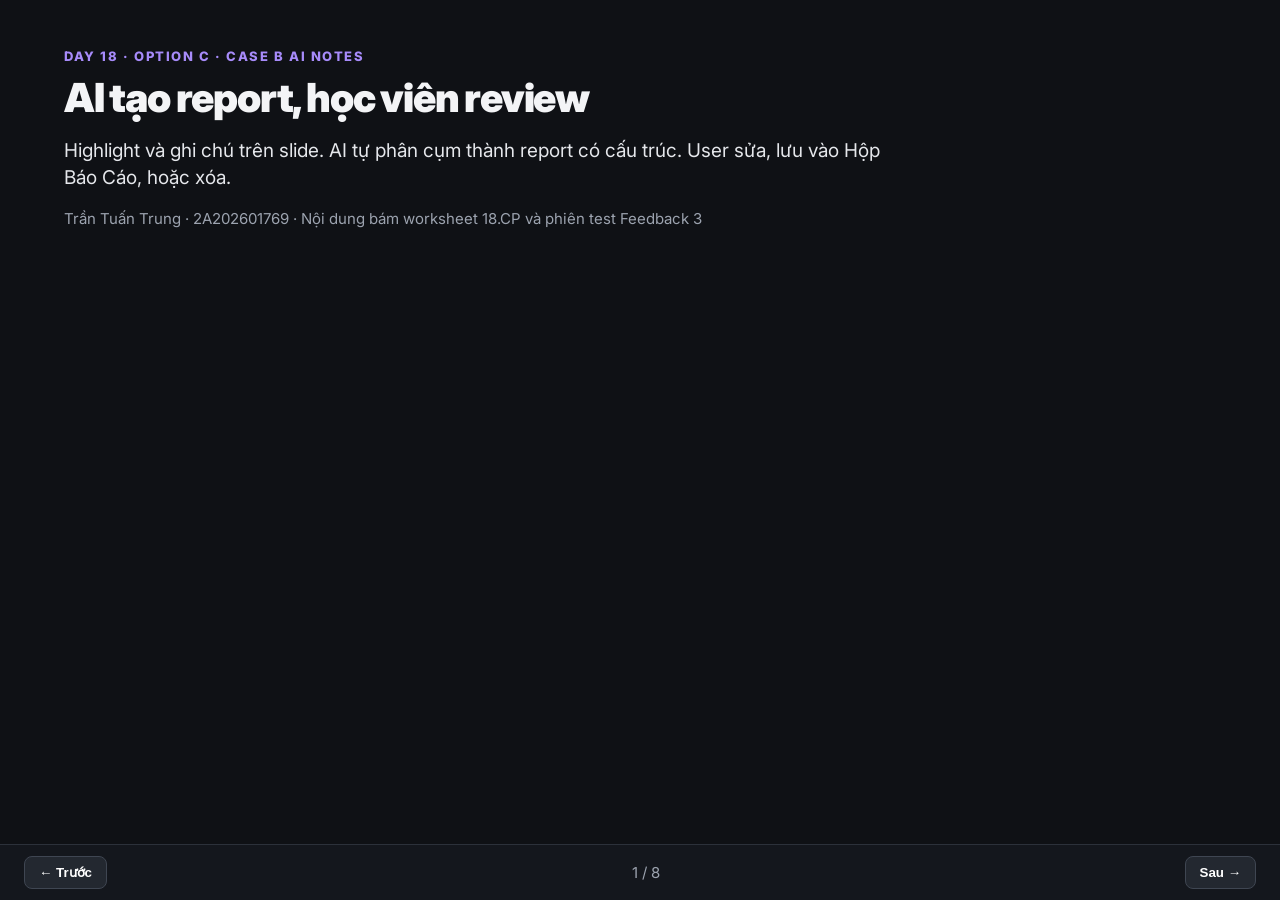
<file: option-c-thuyet-trinh.html>
<!DOCTYPE html>
<html lang="vi">
<head>
  <meta charset="UTF-8">
  <meta name="viewport" content="width=device-width, initial-scale=1.0">
  <title>Thuyết trình Option C · AI Notes Report · Trần Tuấn Trung</title>
  <link href="https://fonts.googleapis.com/css2?family=Inter:wght@400;500;600;700;800;900&display=swap" rel="stylesheet">
  <style>
    :root { --bg:#0f1115; --card:#181b22; --line:#2c313a; --text:#f3f4f6; --muted:#9ca3af; --purple:#a78bfa; --blue:#38bdf8; }
    * { box-sizing: border-box; margin: 0; padding: 0; }
    html, body { height: 100%; background: var(--bg); color: var(--text); font-family: Inter, system-ui, sans-serif; }
    .deck { height: 100%; display: grid; grid-template-rows: 1fr 56px; }
    .slide { display: none; padding: 48px 64px 24px; overflow: auto; }
    .slide.on { display: block; }
    h1 { font-size: 40px; font-weight: 900; letter-spacing: -.03em; line-height: 1.12; }
    h2 { font-size: 28px; font-weight: 800; margin-bottom: 16px; }
    .kicker { color: var(--purple); font-size: 13px; font-weight: 800; letter-spacing: .12em; margin-bottom: 12px; }
    p, li { font-size: 19px; line-height: 1.45; color: #e5e7eb; }
    ul, ol { padding-left: 22px; display: grid; gap: 10px; }
    .muted { color: var(--muted); font-size: 15px; margin-top: 16px; }
    .grid { display: grid; grid-template-columns: 1fr 1fr; gap: 14px; }
    .card { background: var(--card); border: 1px solid var(--line); border-radius: 14px; padding: 16px 18px; }
    .card h3 { font-size: 15px; margin-bottom: 8px; color: var(--blue); }
    .card p, .card li { font-size: 15px; }
    table { width: 100%; border-collapse: collapse; font-size: 16px; }
    th, td { border-bottom: 1px solid var(--line); text-align: left; padding: 10px 8px; vertical-align: top; }
    th { color: var(--muted); font-size: 13px; }
    .nav { display: flex; align-items: center; justify-content: space-between; padding: 0 24px; border-top: 1px solid var(--line); background: #14171d; }
    .nav button { background: #232830; color: #fff; border: 1px solid #3f4652; border-radius: 8px; padding: 8px 14px; font-weight: 700; cursor: pointer; }
    a { color: #93c5fd; }
  </style>
</head>
<body>
  <div class="deck">
    <div id="slides">
      <section class="slide on">
        <div class="kicker">DAY 18 · OPTION C · CASE B AI NOTES</div>
        <h1>AI tạo report, học viên review</h1>
        <p style="margin-top:16px;max-width:820px">Highlight và ghi chú trên slide. AI tự phân cụm thành report có cấu trúc. User sửa, lưu vào Hộp Báo Cáo, hoặc xóa.</p>
        <p class="muted">Trần Tuấn Trung · 2A202601769 · Nội dung bám worksheet 18.CP và phiên test Feedback 3</p>
      </section>
      <section class="slide">
        <div class="kicker">18.CP1</div>
        <h2>Hypothesis Problem</h2>
        <p>Khi ôn lại bài, học viên khó tìm, hiểu lại và tổng hợp highlight/note vì chúng rải rác và mất ngữ cảnh → đọc lại cả deck hoặc tìm tool khác.</p>
        <ul style="margin-top:16px">
          <li>001–002: mất ngữ cảnh / không nhớ note dùng để làm gì.</li>
          <li>003: highlight chỗ thú vị, không chỗ khó; ôn thì đọc hết slide + AI.</li>
        </ul>
        <p class="muted">Chưa đo tần suất, thời gian, hay ảnh hưởng điểm số. Practice Notes ≠ validation solution.</p>
      </section>
      <section class="slide">
        <div class="kicker">18.CP2 · MEANINGFUL OPTIONS</div>
        <h2>Cùng task, khác ai được phép chốt</h2>
        <table>
          <tr><th></th><th>Cơ chế</th><th>AI</th></tr>
          <tr><td>A</td><td>Gom note; user tự cụm và diễn giải</td><td>Don’t Act</td></tr>
          <tr><td>B</td><td>User chọn note → AI đề xuất nhóm → user xác nhận</td><td>Ask / co-create</td></tr>
          <tr><td>C</td><td>Có highlight-note / hết bài → AI gen report</td><td>Act, user review</td></tr>
        </table>
        <p class="muted">A khác C: user tổ chức vs AI tổ chức trước. B khác C: user khởi tạo từng nhóm vs AI chạy rồi user review.</p>
      </section>
      <section class="slide">
        <div class="kicker">18.CP3 · HUMAN CONTROL</div>
        <h2>Option C</h2>
        <div class="grid">
          <div class="card"><h3>Expectation</h3><p>Banner: report là bản nháp AI; có thể gom sai hoặc hallucinate.</p></div>
          <div class="card"><h3>Agency</h3><p>User chỉ bắt buộc highlight/note; vẫn sửa, lưu, xóa report.</p></div>
          <div class="card"><h3>Evidence</h3><p>Cụm highlight, cụm note, tóm tắt; mỗi mục gắn số slide.</p></div>
          <div class="card"><h3>Recovery</h3><p>Sửa rồi lưu, xóa bản, mở Hộp Báo Cáo, nhảy về slide nguồn.</p></div>
        </div>
      </section>
      <section class="slide">
        <div class="kicker">18.CP6 · FEEDBACK 3</div>
        <h2>Tester mình hỏi đã làm gì</h2>
        <ul>
          <li>First action: click Hộp Báo Cáo, scroll slide, dò button.</li>
          <li>Do dự: report lưu ở đâu? Ấn ghi chú trong report có lên slide không?</li>
          <li>Có đọc nội dung report AI đưa ra.</li>
          <li>Chọn C vì muốn report sinh ngay khi highlight/note.</li>
          <li>Trade-off với A: A phải tự gom và tự sắp cụm.</li>
          <li>Chống kỳ vọng: bản raw còn cơ bản.</li>
        </ul>
      </section>
      <section class="slide">
        <div class="kicker">BA FEEDBACK</div>
        <h2>Không có option thắng</h2>
        <p>Khanh’s tester chọn B. Đức’s tester chọn A. Tester của mình chọn C.</p>
        <p style="margin-top:14px">Chung: cả ba dò UI trước, không đọc hướng dẫn; flow chưa tự giải thích. Khác: control vs automation.</p>
        <p class="muted">Không chọn hộ tester. Next Change là sửa interaction, không đổi hypothesis thành “C đã đúng”.</p>
      </section>
      <section class="slide">
        <div class="kicker">NEXT CHANGE · TỪ PHIÊN C</div>
        <h2>Giữ AI Act, vá hai chỗ tester kẹt</h2>
        <ol>
          <li>Mỗi mục report có nút [Slide n] nhảy về nguồn.</li>
          <li>Sau khi lưu, nói rõ report nằm ở Hộp Báo Cáo Đã Lưu.</li>
        </ol>
        <p class="muted"><a href="UI/solution_C.html">Mở prototype C</a> · Still unproven: C có giảm việc đọc lại cả deck không; user có bắt AI sai không.</p>
      </section>
      <section class="slide">
        <div class="kicker">DEMO</div>
        <h2>Click khi thuyết trình</h2>
        <ol>
          <li>Banner nhiệm vụ + “AI Act, bản nháp”.</li>
          <li>Bôi đen → Highlights / Notes → report tự cập nhật.</li>
          <li>Bấm [Slide n] trên một ghi chú.</li>
          <li>Sửa rồi Lưu — chỉ Hộp Báo Cáo.</li>
          <li>Mở hộp, bấm lại slide nguồn.</li>
        </ol>
      </section>
    </div>
    <div class="nav">
      <button type="button" id="prev">← Trước</button>
      <div id="pos" class="muted" style="margin:0">1 / 8</div>
      <button type="button" id="next">Sau →</button>
    </div>
  </div>
  <script>
    const slides = [...document.querySelectorAll(".slide")];
    let i = 0;
    function show(n) {
      i = Math.max(0, Math.min(slides.length - 1, n));
      slides.forEach((s, idx) => s.classList.toggle("on", idx === i));
      document.getElementById("pos").textContent = (i + 1) + " / " + slides.length;
    }
    document.getElementById("prev").onclick = () => show(i - 1);
    document.getElementById("next").onclick = () => show(i + 1);
    document.addEventListener("keydown", e => {
      if (e.key === "ArrowRight" || e.key === " ") { e.preventDefault(); show(i + 1); }
      if (e.key === "ArrowLeft") show(i - 1);
    });
  </script>
</body>
</html>
</file>
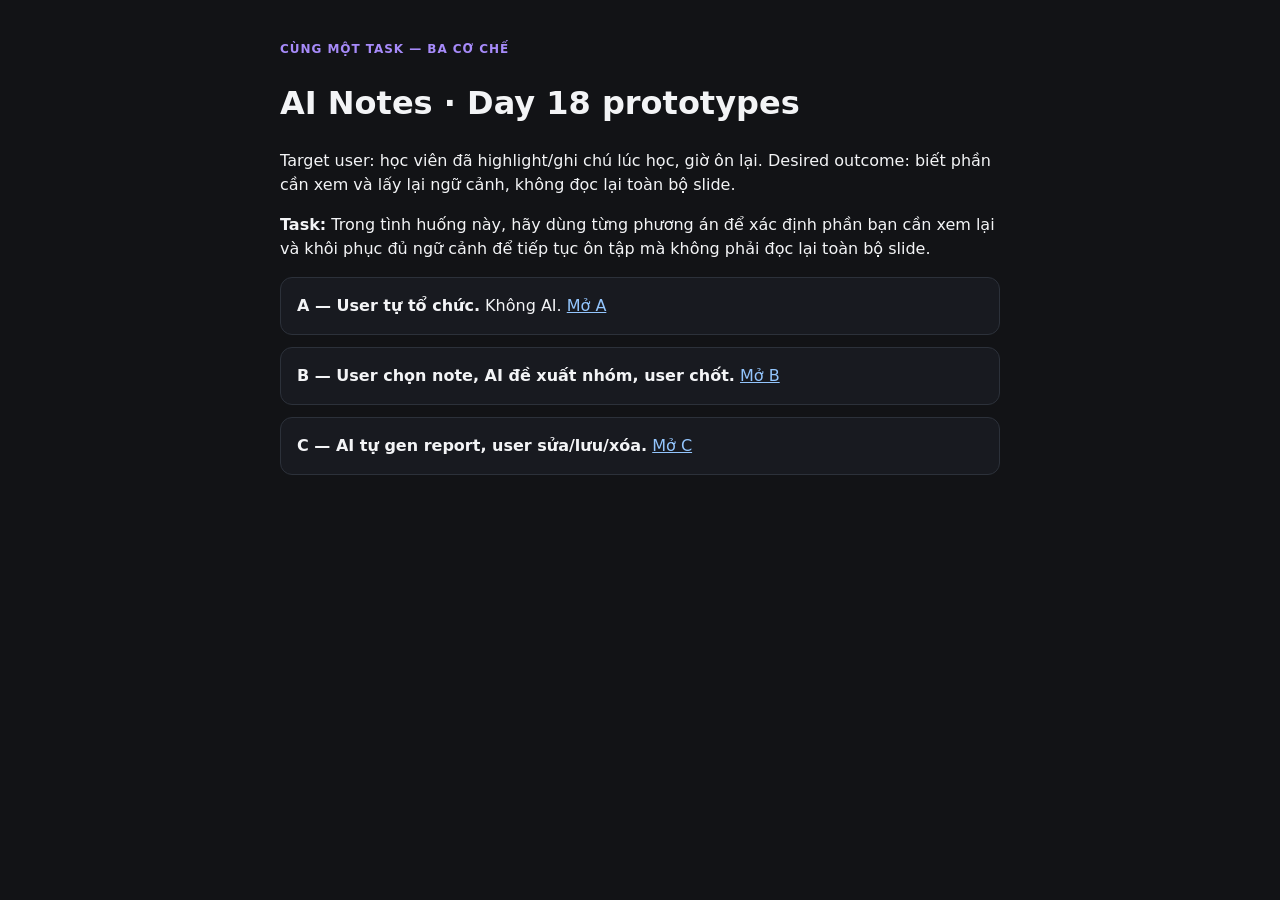
<file: UI/abc.html>
<!DOCTYPE html>
<html lang="vi">
<head>
  <meta charset="UTF-8">
  <title>Day 18 · Test hub A/B/C</title>
  <style>
    body { font-family: Inter, system-ui, sans-serif; background:#121316; color:#f3f4f6; max-width:720px; margin:40px auto; padding:0 20px; line-height:1.5; }
    a { color:#93c5fd; }
    .card { background:#181a20; border:1px solid #2c313a; border-radius:12px; padding:16px; margin:12px 0; }
  </style>
</head>
<body>
  <p style="color:#a78bfa;font-weight:800;font-size:12px;letter-spacing:.08em">CÙNG MỘT TASK — BA CƠ CHẾ</p>
  <h1>AI Notes · Day 18 prototypes</h1>
  <p>Target user: học viên đã highlight/ghi chú lúc học, giờ ôn lại. Desired outcome: biết phần cần xem và lấy lại ngữ cảnh, không đọc lại toàn bộ slide.</p>
  <p><b>Task:</b> Trong tình huống này, hãy dùng từng phương án để xác định phần bạn cần xem lại và khôi phục đủ ngữ cảnh để tiếp tục ôn tập mà không phải đọc lại toàn bộ slide.</p>
  <div class="card"><b>A — User tự tổ chức.</b> Không AI. <a href="solution_A.html">Mở A</a></div>
  <div class="card"><b>B — User chọn note, AI đề xuất nhóm, user chốt.</b> <a href="solution_B.html">Mở B</a></div>
  <div class="card"><b>C — AI tự gen report, user sửa/lưu/xóa.</b> <a href="solution_C.html">Mở C</a></div>
</body>
</html>
</file>
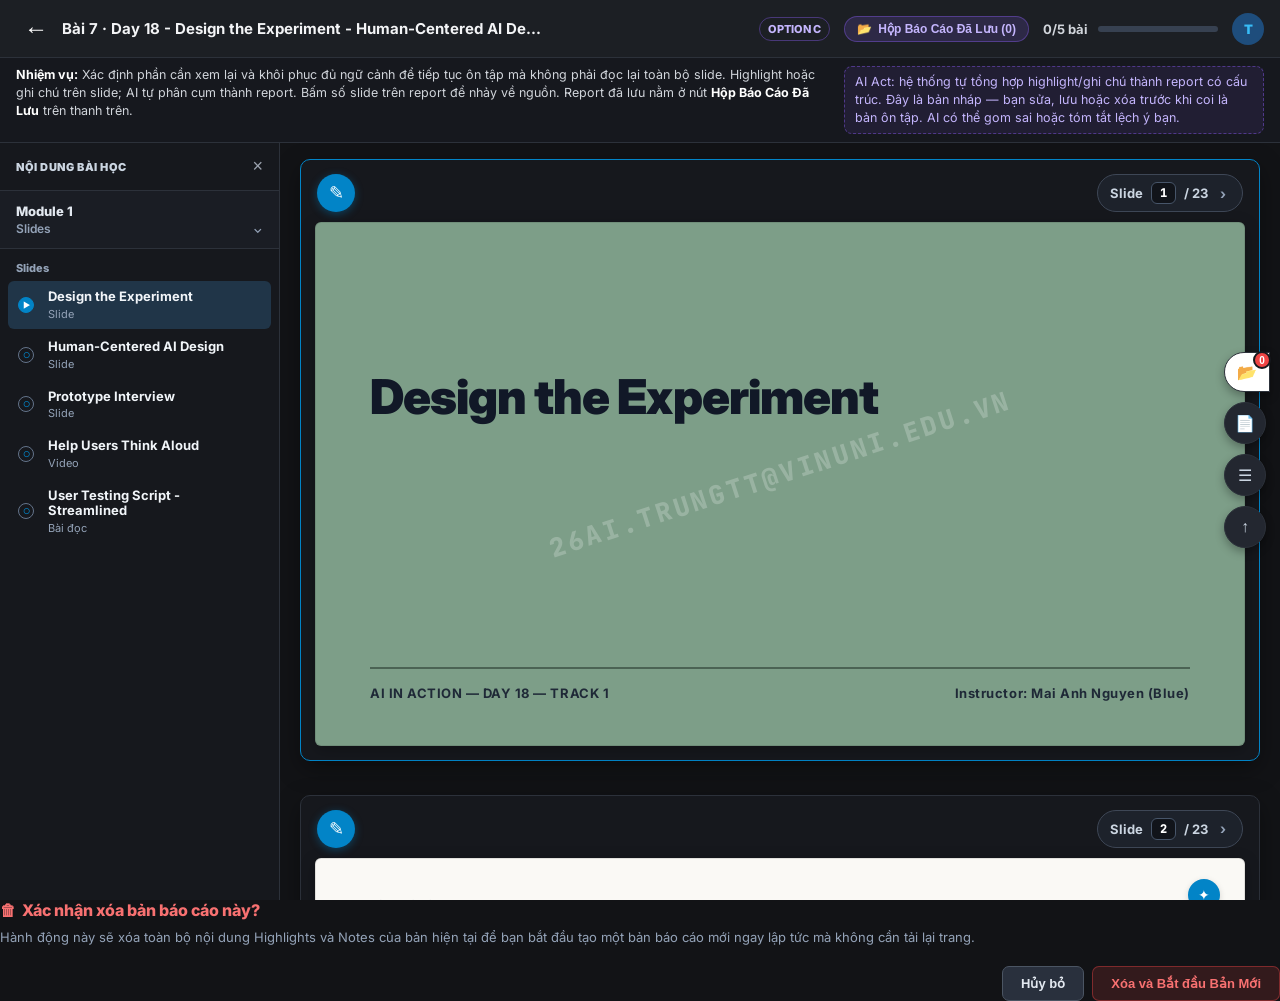
<file: UI/solution_C.html>
<!DOCTYPE html>
<html lang="vi">
<head>
  <meta charset="UTF-8">
  <meta name="viewport" content="width=device-width, initial-scale=1.0">
  <title>Option C · AI Notes Report · Day 18</title>
  <link rel="preconnect" href="https://fonts.googleapis.com">
  <link rel="preconnect" href="https://fonts.gstatic.com" crossorigin>
  <link href="https://fonts.googleapis.com/css2?family=Inter:wght@400;500;600;700;800;900&family=JetBrains+Mono:wght@500;700&display=swap" rel="stylesheet">
  <style>
    :root {
      --bg-dark: #121316;
      --bg-card: #181a20;
      --bg-topbar: #1c1f24;
      --border-dark: #2c313a;
      --border-subtle: #232730;
      --text-main: #f3f4f6;
      --text-muted: #9ca3af;
      --text-faint: #6b7280;
      --vlearn-blue: #0284c7;
      --vlearn-blue-hover: #0369a1;
      --ai-purple: #8b5cf6;
      --slide-green: #7d9e88;
      --slide-cream: #faf9f5;
      --hl-yellow: #fef08a;
      --hl-yellow-bg: #fef08a;
      --hl-blue-bg: #bae6fd;
      --green-success: #10b981;
      --font-sans: 'Inter', -apple-system, BlinkMacSystemFont, "Segoe UI", Roboto, sans-serif;
      --font-mono: 'JetBrains Mono', monospace;
    }

    * { box-sizing: border-box; margin: 0; padding: 0; }
    body {
      height: 100vh;
      overflow: hidden;
      background: var(--bg-dark);
      color: var(--text-main);
      font-family: var(--font-sans);
      -webkit-font-smoothing: antialiased;
      user-select: text !important;
    }

    /* ALL SLIDES AND TEXT ARE 100% SELECTABLE */
    * {
      user-select: text;
      -webkit-user-select: text;
    }
    button, .dock-btn, .back-btn, .sidebar-toggle-btn, .sel-btn, .btn-action, .report-box-btn {
      user-select: none !important;
      -webkit-user-select: none !important;
    }

    /* APP LAYOUT */
    .app {
      height: 100vh;
      display: grid;
      grid-template-rows: 58px auto 1fr;
    }
    .option-c-banner {
      display: flex;
      gap: 16px;
      justify-content: space-between;
      align-items: flex-start;
      padding: 8px 16px;
      background: #16181e;
      border-bottom: 1px solid var(--border-dark);
      font-size: 12.5px;
      line-height: 1.45;
      color: #d1d5db;
    }
    .option-c-banner b { color: #fff; }
    .option-c-expect {
      max-width: 420px;
      color: #c4b5fd;
      border: 1px dashed rgba(139,92,246,.45);
      border-radius: 8px;
      padding: 6px 10px;
      background: rgba(139,92,246,.1);
    }
    .source-link {
      background: transparent;
      border: 0;
      color: #7dd3fc;
      font-weight: 800;
      cursor: pointer;
      text-decoration: underline;
      padding: 0;
      font-size: inherit;
    }

    /* TOPBAR */
    .topbar {
      display: flex;
      align-items: center;
      justify-content: space-between;
      background: var(--bg-topbar);
      border-bottom: 1px solid var(--border-dark);
      padding: 0 16px 0 24px;
      z-index: 40;
    }
    .top-left, .top-right {
      display: flex;
      align-items: center;
      gap: 14px;
      min-width: 0;
    }
    .back-btn {
      border: 0;
      background: transparent;
      color: #fff;
      font-size: 24px;
      line-height: 1;
      cursor: pointer;
      display: flex;
      align-items: center;
      justify-content: center;
    }
    .top-title {
      max-width: 580px;
      white-space: nowrap;
      overflow: hidden;
      text-overflow: ellipsis;
      font-size: 15px;
      font-weight: 700;
      color: #f3f4f6;
    }
    .report-box-top-btn {
      display: flex;
      align-items: center;
      gap: 6px;
      background: rgba(139, 92, 246, 0.16);
      border: 1px solid rgba(139, 92, 246, 0.4);
      color: #c4b5fd;
      padding: 5px 12px;
      border-radius: 999px;
      font-size: 12px;
      font-weight: 800;
      cursor: pointer;
      transition: all .2s;
    }
    .report-box-top-btn:hover {
      background: rgba(139, 92, 246, 0.28);
      border-color: #8b5cf6;
      color: #fff;
    }
    .progress-wrap {
      display: flex;
      align-items: center;
      gap: 10px;
    }
    .progress-text {
      font-size: 13px;
      font-weight: 700;
      color: #d1d5db;
    }
    .progress-track {
      width: 120px;
      height: 6px;
      border-radius: 999px;
      background: #374151;
      overflow: hidden;
    }
    .progress-fill {
      width: 0%;
      height: 100%;
      background: linear-gradient(90deg, #0284c7, #38bdf8);
      border-radius: 999px;
      transition: width .4s ease;
    }
    .avatar {
      width: 32px;
      height: 32px;
      border-radius: 50%;
      display: grid;
      place-items: center;
      background: #1e4d7c;
      color: #38bdf8;
      font-size: 13px;
      font-weight: 900;
    }

    /* BODY */
    .body {
      min-height: 0;
      display: grid;
      grid-template-columns: 280px 1fr;
      position: relative;
    }

    /* SIDEBAR */
    .sidebar {
      min-height: 0;
      overflow-y: auto;
      background: #16181d;
      border-right: 1px solid var(--border-dark);
      display: flex;
      flex-direction: column;
    }
    .side-head {
      height: 48px;
      display: flex;
      align-items: center;
      justify-content: space-between;
      padding: 0 16px;
      border-bottom: 1px solid var(--border-dark);
      font-size: 11px;
      font-weight: 900;
      letter-spacing: 0.05em;
      text-transform: uppercase;
      color: #cbd5e1;
    }
    .sidebar-toggle-btn {
      border: 0;
      background: transparent;
      color: var(--text-muted);
      cursor: pointer;
      font-size: 18px;
    }
    .module-card {
      padding: 12px 16px;
      border-bottom: 1px solid var(--border-dark);
      background: #1a1d24;
      display: flex;
      flex-direction: column;
      gap: 2px;
      font-size: 13px;
      font-weight: 800;
      color: #e2e8f0;
    }
    .module-card small {
      color: #94a3b8;
      font-size: 12px;
      font-weight: 600;
      display: flex;
      align-items: center;
      justify-content: space-between;
    }
    .lesson-section-title {
      padding: 12px 16px 6px;
      color: #94a3b8;
      font-size: 11px;
      font-weight: 800;
    }
    .lesson-list {
      display: flex;
      flex-direction: column;
      gap: 2px;
      padding: 0 8px;
    }
    .lesson-item {
      display: grid;
      grid-template-columns: 20px 1fr;
      gap: 10px;
      align-items: center;
      padding: 8px 10px;
      border-radius: 6px;
      border: 0;
      background: transparent;
      color: #e2e8f0;
      text-align: left;
      font: inherit;
      cursor: pointer;
      transition: all .2s;
    }
    .lesson-item:hover { background: #232832; }
    .lesson-item.active { background: #203548; }
    .lesson-state {
      width: 16px;
      height: 16px;
      border-radius: 50%;
      border: 1.5px solid #64748b;
      display: grid;
      place-items: center;
      font-size: 8px;
      color: #0284c7;
    }
    .lesson-item.active .lesson-state {
      border-color: #0284c7;
      background: #0284c7;
      color: #fff;
    }
    .lesson-meta b {
      display: block;
      font-size: 13px;
      font-weight: 700;
      color: #f1f5f9;
      line-height: 1.2;
    }
    .lesson-meta small {
      display: block;
      font-size: 11px;
      color: #94a3b8;
      margin-top: 2px;
    }

    /* MAIN READER AREA */
    .main {
      position: relative;
      min-height: 0;
      overflow-y: auto;
      overflow-x: hidden;
      background: var(--bg-dark);
      scroll-behavior: smooth;
      padding: 16px 20px 140px;
    }
    .slides-wrapper {
      max-width: 1040px;
      margin: 0 auto;
    }

    /* SLIDE CARD */
    .slide-outer-card {
      position: relative;
      margin-bottom: 34px;
      background: #16181d;
      border-radius: 10px;
      border: 1px solid var(--border-dark);
      padding: 14px;
      box-shadow: 0 8px 24px rgba(0,0,0,0.35);
    }
    .slide-outer-card.active-slide {
      border-color: #0284c7;
    }

    /* SLIDE TOP BAR */
    .slide-top-bar {
      display: flex;
      align-items: center;
      justify-content: space-between;
      margin-bottom: 10px;
      padding: 0 2px;
    }
    .slide-pen-btn {
      width: 38px;
      height: 38px;
      border-radius: 50%;
      background: #0284c7;
      color: #fff;
      border: 0;
      display: grid;
      place-items: center;
      font-size: 18px;
      cursor: pointer;
      box-shadow: 0 2px 8px rgba(2, 132, 199, 0.4);
      transition: all .2s;
    }
    .slide-pen-btn:hover { background: #0369a1; transform: scale(1.05); }
    .slide-pager-pill {
      height: 38px;
      background: rgba(30, 35, 45, 0.95);
      border: 1px solid #3e4756;
      border-radius: 999px;
      display: flex;
      align-items: center;
      gap: 8px;
      padding: 0 12px;
      font-size: 13px;
      font-weight: 700;
      color: #cbd5e1;
    }
    .slide-pager-input {
      background: #11141a;
      border: 1px solid #475569;
      border-radius: 6px;
      padding: 2px 8px;
      color: #fff;
      font-weight: 800;
      font-family: var(--font-mono);
      font-size: 12px;
    }
    .pager-arrow {
      cursor: pointer;
      color: #94a3b8;
      font-size: 14px;
      padding: 0 4px;
    }
    .pager-arrow:hover { color: #fff; }

    /* SLIDE CANVAS PAPER (16:9) */
    .slide-paper {
      position: relative;
      width: 100%;
      aspect-ratio: 16 / 9;
      border-radius: 6px;
      overflow: hidden;
      box-shadow: 0 4px 15px rgba(0,0,0,0.25);
      border: 1px solid rgba(0,0,0,0.1);
      display: flex;
      flex-direction: column;
      justify-content: space-between;
      cursor: text;
    }
    .slide-paper.theme-green {
      background: var(--slide-green);
      color: #111827;
      padding: 44px 54px;
    }
    .slide-paper.theme-cream {
      background: var(--slide-cream);
      color: #1f2937;
      padding: 38px 48px;
    }
    .slide-watermark {
      position: absolute;
      top: 48%;
      left: 50%;
      transform: translate(-50%, -50%) rotate(-18deg);
      font-size: 26px;
      font-weight: 900;
      letter-spacing: 0.1em;
      color: rgba(255, 255, 255, 0.22);
      white-space: nowrap;
      pointer-events: none !important;
      font-family: var(--font-mono);
      z-index: 1;
    }
    .slide-spark-topright {
      position: absolute;
      top: 20px;
      right: 24px;
      width: 32px;
      height: 32px;
      border-radius: 50%;
      background: #0284c7;
      color: #fff;
      display: grid;
      place-items: center;
      font-size: 14px;
      box-shadow: 0 2px 6px rgba(0,0,0,0.15);
      pointer-events: none;
    }

    /* APPLIED USER HIGHLIGHT MARKS */
    mark.user-hl-yellow {
      background: #fef08a !important;
      color: #111827 !important;
      padding: 1px 4px;
      border-radius: 3px;
      border-bottom: 2px solid #ca8a04;
    }
    mark.user-hl-blue {
      background: #bae6fd !important;
      color: #0c4a6e !important;
      padding: 1px 4px;
      border-radius: 3px;
      border-bottom: 2px solid #0284c7;
      position: relative;
    }
    mark.user-hl-blue::after {
      content: " 💡";
      font-size: 11px;
    }

    /* SLIDE 1 SPECIFIC */
    .slide1-title {
      font-size: 48px;
      font-weight: 900;
      letter-spacing: -0.02em;
      color: #111827;
      margin-top: 100px;
    }
    .slide1-divider {
      height: 1.5px;
      background: #4b6354;
      width: 100%;
      margin: 16px 0;
    }
    .slide1-footer {
      display: flex;
      justify-content: space-between;
      font-size: 13px;
      font-weight: 700;
      color: #1f2937;
      letter-spacing: 0.04em;
    }

    /* SLIDE 2 SPECIFIC */
    .instructor-grid {
      display: grid;
      grid-template-columns: 190px 1fr;
      gap: 36px;
      align-items: center;
      margin-top: 20px;
    }
    .instructor-photo {
      width: 100%;
      aspect-ratio: 1 / 1;
      border-radius: 12px;
      box-shadow: 0 6px 16px rgba(0,0,0,0.12);
      border: 2px solid #e5e7eb;
      background: linear-gradient(135deg, #cbd5e1, #94a3b8);
      display: grid;
      place-items: center;
      font-size: 48px;
      color: #334155;
    }
    .instructor-name {
      font-size: 26px;
      font-weight: 900;
      color: #0f172a;
      margin-bottom: 4px;
    }
    .instructor-subtitle {
      font-size: 14px;
      color: #334155;
      margin-bottom: 16px;
    }
    .instructor-subtitle b { color: #15803d; }
    .exp-table {
      width: 100%;
      font-size: 12.5px;
      border-collapse: collapse;
    }
    .exp-table tr { border-bottom: 1px solid #e5e7eb; }
    .exp-table td { padding: 7px 0; color: #334155; }
    .exp-table td.year { width: 90px; font-weight: 700; color: #64748b; }

    /* SLIDE 3 SPECIFIC */
    .agenda-grid {
      display: grid;
      grid-template-columns: 1fr auto 1fr auto 1fr;
      gap: 14px;
      align-items: center;
      margin-top: 30px;
    }
    .agenda-box {
      background: #fff;
      border: 1px solid #cbd5e1;
      border-radius: 8px;
      padding: 18px 16px;
      display: flex;
      flex-direction: column;
      justify-content: space-between;
      height: 180px;
      box-shadow: 0 2px 6px rgba(0,0,0,0.03);
    }
    .agenda-num { font-size: 15px; font-weight: 800; color: #059669; margin-bottom: 6px; }
    .agenda-box-title { font-size: 15px; font-weight: 800; color: #0f172a; line-height: 1.25; margin-bottom: 8px; }
    .agenda-desc { font-size: 11.5px; color: #475569; line-height: 1.4; }
    .agenda-foot {
      font-size: 10px; font-weight: 800; color: #64748b; letter-spacing: 0.06em;
      text-transform: uppercase; border-top: 1px solid #f1f5f9; padding-top: 6px; margin-top: 6px;
    }
    .agenda-arrow { color: #94a3b8; font-size: 20px; font-weight: 800; pointer-events: none; }

    /* SLIDE 4 SPECIFIC */
    .part-tag { font-size: 13px; font-weight: 800; letter-spacing: 0.1em; color: #1f2937; text-transform: uppercase; }
    .slide4-title { font-size: 44px; font-weight: 900; color: #0f172a; margin: 14px 0 10px; }
    .slide4-sub { font-size: 16px; color: #1e293b; line-height: 1.5; }

    /* SLIDE 5 SPECIFIC */
    .diamond-title { font-size: 24px; font-weight: 900; color: #0f172a; margin-bottom: 16px; }
    .diamond-diagram-html {
      background: #f8fafc; border: 1px solid #e2e8f0; border-radius: 8px;
      padding: 12px; margin: 8px 0 12px; display: grid; grid-template-columns: 1fr auto 1fr;
      gap: 16px; align-items: center;
    }
    .diamond-card-box { border: 2px solid #cbd5e1; border-radius: 8px; padding: 10px 14px; background: #fff; text-align: center; }
    .diamond-card-box.solution { border-color: #059669; background: #f0fdf4; }
    .diamond-cols-grid { display: grid; grid-template-columns: repeat(4, 1fr); gap: 14px; margin-top: 10px; }
    .diamond-col-head { font-size: 12px; font-weight: 900; letter-spacing: 0.06em; text-transform: uppercase; margin-bottom: 6px; }
    .diamond-col-head.problem { color: #0284c7; }
    .diamond-col-head.solution { color: #059669; }
    .diamond-col-list { list-style: none; font-size: 11.5px; color: #475569; line-height: 1.5; }
    .diamond-col-list li::before { content: "• "; color: #94a3b8; }

    /* SLIDE 6 SPECIFIC */
    .phones-row { display: grid; grid-template-columns: repeat(7, 1fr); gap: 8px; align-items: end; margin-top: 10px; }
    .phone-col { display: flex; flex-direction: column; align-items: center; gap: 6px; }
    .phone-mock {
      width: 100%; aspect-ratio: 100 / 185; border: 1.5px solid #d1d5db; border-radius: 12px;
      background: #fff; overflow: hidden; opacity: 0.45; position: relative;
    }
    .phone-mock.focus { opacity: 1; border-color: #1e293b; box-shadow: 0 4px 10px rgba(0,0,0,0.12); }
    .phone-mock-top { height: 24px; background: #f8fafc; border-bottom: 1px solid #e2e8f0; padding: 2px 4px; font-size: 8px; font-weight: 800; display: flex; align-items: center; justify-content: space-between; }
    .phone-mock-body { padding: 6px 4px; display: grid; gap: 4px; }
    .phone-box-btn { height: 16px; background: #f1f5f9; border-radius: 3px; font-size: 8px; display: grid; place-items: center; font-weight: 700; }
    .phone-box-btn.red { background: #fee2e2; color: #b91c1c; border: 1px solid #f87171; }
    .phone-box-btn.blue { background: #e0f2fe; color: #0369a1; border: 1px solid #7dd3fc; }
    .phone-box-btn.green { background: #dcfce7; color: #15803d; border: 1px solid #86efac; }
    .phone-col-label { font-size: 11px; font-weight: 800; color: #334155; }
    .phone-col-label.faded { color: #94a3b8; }
    .test-slice-tag { margin-top: 10px; border-top: 2px solid #059669; color: #059669; text-align: center; font-size: 11px; font-weight: 900; letter-spacing: 0.08em; padding-top: 4px; }

    /* RIGHT DOCK */
    .right-tools-dock {
      position: fixed;
      right: 14px;
      top: 50%;
      transform: translateY(-50%);
      z-index: 35;
      display: flex;
      flex-direction: column;
      gap: 10px;
    }
    .dock-btn {
      width: 42px;
      height: 42px;
      border-radius: 50%;
      background: #232730;
      border: 1px solid var(--border-dark);
      color: #cbd5e1;
      display: grid;
      place-items: center;
      font-size: 16px;
      cursor: pointer;
      box-shadow: 0 4px 10px rgba(0,0,0,0.3);
      transition: all .2s;
      position: relative;
    }
    .dock-btn:hover { background: #2f3542; color: #fff; transform: scale(1.06); }
    .dock-btn.ai-pill {
      background: #fff; color: #0284c7; border-radius: 20px 0 0 20px;
      width: 46px; height: 40px; margin-right: -14px;
    }
    .dock-badge {
      position: absolute; top: -2px; right: -2px; width: 18px; height: 18px;
      border-radius: 50%; background: #ef4444; color: #fff; font-size: 10px;
      font-weight: 800; display: grid; place-items: center; border: 2px solid #16181d;
    }

    /* =======================================================
       FLOATING SELECTION TOOLBAR (FIXED VIEWPORT COORDS)
       ======================================================= */
    .selection-toolbar {
      position: fixed;
      display: none;
      z-index: 99999;
      background: #1e2430;
      border: 1.5px solid #0284c7;
      border-radius: 8px;
      padding: 5px 8px;
      box-shadow: 0 10px 30px rgba(0,0,0,0.8), 0 0 12px rgba(2, 132, 199, 0.4);
      gap: 6px;
      align-items: center;
      animation: popUp .15s ease;
      pointer-events: auto;
    }
    @keyframes popUp {
      from { transform: scale(0.9); opacity: 0; }
      to { transform: scale(1); opacity: 1; }
    }
    .sel-btn {
      padding: 7px 14px;
      border-radius: 6px;
      border: 0;
      font-size: 12.5px;
      font-weight: 800;
      cursor: pointer;
      color: #fff;
      display: flex;
      align-items: center;
      gap: 5px;
      transition: all .15s;
    }
    .sel-btn:hover { transform: translateY(-1px); }
    .sel-btn.yellow {
      background: #ca8a04;
      box-shadow: 0 2px 6px rgba(202, 138, 4, 0.4);
    }
    .sel-btn.blue {
      background: #0284c7;
      box-shadow: 0 2px 6px rgba(2, 132, 199, 0.4);
    }

    /* =======================================================
       POPUP BOX TO TYPE NOTES (KHI CHỌN NOTES)
       ======================================================= */
    .note-modal-overlay {
      position: fixed;
      inset: 0;
      background: rgba(0,0,0,0.7);
      backdrop-filter: blur(4px);
      z-index: 100000;
      display: none;
      place-items: center;
      padding: 20px;
    }
    .note-modal-overlay.open { display: grid; }
    .note-modal-card {
      background: #1b2029;
      border: 1px solid var(--border-dark);
      border-radius: 12px;
      max-width: 520px;
      width: 100%;
      padding: 24px;
      box-shadow: 0 20px 40px rgba(0,0,0,0.7);
      animation: modalZoom .2s ease;
      display: flex;
      flex-direction: column;
      gap: 14px;
    }
    @keyframes modalZoom {
      from { transform: scale(0.92); opacity: 0; }
      to { transform: scale(1); opacity: 1; }
    }
    .note-modal-header {
      display: flex;
      align-items: center;
      justify-content: space-between;
      border-bottom: 1px solid var(--border-dark);
      padding-bottom: 10px;
    }
    .note-modal-title { font-size: 15px; font-weight: 800; color: #38bdf8; display: flex; align-items: center; gap: 8px; }
    .note-quote-box {
      background: #13161d;
      border-left: 3px solid #0284c7;
      padding: 8px 12px;
      border-radius: 0 6px 6px 0;
      font-size: 12.5px;
      color: #94a3b8;
      font-style: italic;
      line-height: 1.4;
      max-height: 70px;
      overflow-y: auto;
    }
    .note-textarea {
      width: 100%;
      min-height: 100px;
      background: #11141a;
      border: 1px solid #374151;
      border-radius: 8px;
      padding: 12px;
      color: #f3f4f6;
      font-family: inherit;
      font-size: 13.5px;
      line-height: 1.5;
      resize: vertical;
      outline: none;
    }
    .note-textarea:focus {
      border-color: #0284c7;
      box-shadow: 0 0 0 2px rgba(2, 132, 199, 0.25);
    }
    .note-tags-row { display: flex; gap: 8px; flex-wrap: wrap; }
    .note-tag-chip {
      padding: 4px 10px;
      border-radius: 999px;
      border: 1px solid #374151;
      background: #232832;
      color: #cbd5e1;
      font-size: 11px;
      font-weight: 700;
      cursor: pointer;
      transition: all .15s;
    }
    .note-tag-chip.active { border-color: #0284c7; background: #075985; color: #fff; }
    .note-modal-actions { display: flex; justify-content: flex-end; gap: 10px; margin-top: 4px; }

    /* =======================================================
       SAVED REPORTS BOX (HỘP BÁO CÁO ĐÃ LƯU)
       ======================================================= */
    .saved-reports-modal {
      position: fixed;
      inset: 0;
      background: rgba(0,0,0,0.8);
      backdrop-filter: blur(5px);
      z-index: 90000;
      display: none;
      place-items: center;
      padding: 24px;
    }
    .saved-reports-modal.open { display: grid; }
    .saved-reports-container {
      background: #181c24;
      border: 1px solid #3b4252;
      border-radius: 14px;
      max-width: 840px;
      width: 100%;
      max-height: 85vh;
      display: flex;
      flex-direction: column;
      box-shadow: 0 25px 60px rgba(0,0,0,0.8);
      animation: modalZoom .2s ease;
      overflow: hidden;
    }
    .saved-reports-header {
      padding: 18px 24px;
      background: #1e2430;
      border-bottom: 1px solid var(--border-dark);
      display: flex;
      align-items: center;
      justify-content: space-between;
    }
    .saved-reports-body {
      flex: 1;
      overflow-y: auto;
      padding: 24px;
      display: flex;
      flex-direction: column;
      gap: 18px;
    }
    .saved-report-card {
      background: #14171f;
      border: 1px solid #2e3646;
      border-radius: 10px;
      padding: 20px;
      box-shadow: 0 4px 15px rgba(0,0,0,0.3);
      display: flex;
      flex-direction: column;
      gap: 12px;
    }
    .saved-report-badge {
      font-size: 11px;
      font-weight: 800;
      background: rgba(16, 185, 129, 0.15);
      color: #34d399;
      border: 1px solid rgba(16, 185, 129, 0.4);
      padding: 2px 8px;
      border-radius: 4px;
      align-self: flex-start;
    }

    /* DRAFT REPORT CONTAINER BELOW SLIDES */
    .report-section-wrap {
      margin-top: 40px;
      background: #181c25;
      border: 2px solid #8b5cf6;
      border-radius: 12px;
      padding: 30px;
      box-shadow: 0 15px 40px rgba(139, 92, 246, 0.2), 0 20px 40px rgba(0,0,0,0.5);
      position: relative;
      transition: all .3s ease;
    }
    .report-section-wrap.hidden-after-save {
      display: none !important;
    }
    .saved-banner-container {
      display: none;
      margin-top: 30px;
      background: #13221a;
      border: 2px solid #10b981;
      border-radius: 12px;
      padding: 24px;
      text-align: center;
      animation: popUp .3s ease;
    }
    .saved-banner-container.visible {
      display: block !important;
    }
    .report-badge-top {
      position: absolute;
      top: -13px;
      left: 30px;
      background: linear-gradient(135deg, #8b5cf6, #6366f1);
      color: #fff;
      font-size: 11px;
      font-weight: 900;
      letter-spacing: 0.06em;
      padding: 3px 12px;
      border-radius: 999px;
    }
    .report-block {
      background: #13161d;
      border: 1px solid #2b3240;
      border-radius: 8px;
      padding: 18px;
      margin-bottom: 16px;
    }
    .report-block-title {
      font-size: 14px;
      font-weight: 800;
      color: #f1f5f9;
      display: flex;
      align-items: center;
      gap: 8px;
      margin-bottom: 10px;
    }
    .editable-input {
      width: 100%;
      background: #0f1218;
      border: 1px solid #0284c7;
      border-radius: 6px;
      padding: 10px 12px;
      color: #f3f4f6;
      font-family: inherit;
      font-size: 13px;
      line-height: 1.5;
      resize: vertical;
      min-height: 75px;
      margin-top: 8px;
      display: none;
    }
    .editing .editable-input { display: block; }
    .editing .report-static-text { display: none; }

    /* ACTION BAR - 3 MANDATORY BUTTONS */
    .report-action-bar {
      margin-top: 24px;
      padding-top: 18px;
      border-top: 1px solid var(--border-dark);
      display: flex;
      align-items: center;
      justify-content: space-between;
      gap: 12px;
      flex-wrap: wrap;
    }
    .action-question-text {
      font-size: 13.5px;
      font-weight: 700;
      color: #e2e8f0;
    }
    .action-buttons-group {
      display: flex;
      align-items: center;
      gap: 10px;
    }
    .btn-action {
      padding: 9px 18px;
      border-radius: 7px;
      font-size: 13px;
      font-weight: 800;
      cursor: pointer;
      display: flex;
      align-items: center;
      gap: 6px;
      transition: all .2s;
      border: 1px solid transparent;
    }
    .btn-action:hover { transform: translateY(-2px); }
    .btn-accept {
      background: linear-gradient(135deg, #10b981, #059669);
      color: #fff;
      box-shadow: 0 4px 12px rgba(16, 185, 129, 0.4);
    }
    .btn-edit {
      background: #29303d;
      border-color: #4b5563;
      color: #e2e8f0;
    }
    .btn-delete {
      background: rgba(239, 68, 68, 0.15);
      border-color: rgba(239, 68, 68, 0.4);
      color: #f87171;
    }
    .btn-new-version {
      background: linear-gradient(135deg, #8b5cf6, #6366f1);
      color: #fff;
      box-shadow: 0 4px 12px rgba(139, 92, 246, 0.4);
    }

    /* TOAST */
    .toast-container {
      position: fixed;
      bottom: 24px;
      right: 24px;
      z-index: 250000;
      display: flex;
      flex-direction: column;
      gap: 8px;
    }
    .toast {
      background: #1f2937;
      border: 1px solid #374151;
      border-left: 4px solid #0284c7;
      color: #fff;
      padding: 10px 16px;
      border-radius: 6px;
      box-shadow: 0 10px 25px rgba(0,0,0,0.5);
      font-size: 12.5px;
      font-weight: 600;
      display: flex;
      align-items: center;
      gap: 8px;
      animation: slideInRight .3s ease;
    }
    .toast.success { border-left-color: #10b981; }
    .toast.purple { border-left-color: #8b5cf6; }
    .toast.danger { border-left-color: #ef4444; }
    @keyframes slideInRight {
      from { transform: translateX(100%); opacity: 0; }
      to { transform: translateX(0); opacity: 1; }
    }
  </style>
</head>
<body>
  <div class="app">
    <!-- TOPBAR -->
    <header class="topbar">
      <div class="top-left">
        <button class="back-btn" onclick="showToast('Quay lại khóa học')">←</button>
        <div class="top-title" title="Bài 7 · Day 18 - Design the Experiment - Human-Centered AI Design">
          Bài 7 · Day 18 - Design the Experiment - Human-Centered AI De...
        </div>
      </div>
      <div class="top-right">
        <!-- NÚT HỘP BÁO CÁO ĐÃ LƯU -->
        <span style="font-size:11px;font-weight:800;color:#c4b5fd;border:1px solid rgba(139,92,246,.4);border-radius:999px;padding:4px 8px;">OPTION C</span>
        <button class="report-box-top-btn" onclick="openSavedReportsModal()">
          <span>📂</span> <span>Hộp Báo Cáo Đã Lưu (<span id="top-saved-count">0</span>)</span>
        </button>

        <div class="progress-wrap">
          <div class="progress-text" id="top-progress-text">0/5 bài</div>
          <div class="progress-track">
            <div class="progress-fill" id="top-progress-fill"></div>
          </div>
        </div>
        <div class="avatar" title="Trần Tuấn Trung">T</div>
      </div>
    </header>

    <div class="option-c-banner">
      <div>
        <b>Nhiệm vụ:</b> Xác định phần cần xem lại và khôi phục đủ ngữ cảnh để tiếp tục ôn tập mà không phải đọc lại toàn bộ slide.
        Highlight hoặc ghi chú trên slide; AI tự phân cụm thành report. Bấm số slide trên report để nhảy về nguồn. Report đã lưu nằm ở nút <b>Hộp Báo Cáo Đã Lưu</b> trên thanh trên.
      </div>
      <div class="option-c-expect">
        AI Act: hệ thống tự tổng hợp highlight/ghi chú thành report có cấu trúc. Đây là bản nháp — bạn sửa, lưu hoặc xóa trước khi coi là bản ôn tập. AI có thể gom sai hoặc tóm tắt lệch ý bạn.
      </div>
    </div>

    <div class="body">
      <!-- SIDEBAR -->
      <aside class="sidebar" id="sidebar">
        <div class="side-head">
          <span>NỘI DUNG BÀI HỌC</span>
          <button class="sidebar-toggle-btn" onclick="toggleSidebar()">×</button>
        </div>
        <div class="module-card">
          <span>Module 1</span>
          <small>Slides <span>⌄</span></small>
        </div>
        <div class="lesson-section-title">Slides</div>
        <div class="lesson-list">
          <button class="lesson-item active" onclick="scrollToSlide(1)">
            <span class="lesson-state">▶</span>
            <div class="lesson-meta">
              <b>Design the Experiment</b>
              <small>Slide</small>
            </div>
          </button>
          <button class="lesson-item" onclick="showToast('Chuyển sang bài Human-Centered AI Design')">
            <span class="lesson-state">○</span>
            <div class="lesson-meta">
              <b>Human-Centered AI Design</b>
              <small>Slide</small>
            </div>
          </button>
          <button class="lesson-item" onclick="showToast('Chuyển sang bài Prototype Interview')">
            <span class="lesson-state">○</span>
            <div class="lesson-meta">
              <b>Prototype Interview</b>
              <small>Slide</small>
            </div>
          </button>
          <button class="lesson-item" onclick="showToast('Chuyển sang bài Help Users Think Aloud')">
            <span class="lesson-state">○</span>
            <div class="lesson-meta">
              <b>Help Users Think Aloud</b>
              <small>Video</small>
            </div>
          </button>
          <button class="lesson-item" onclick="showToast('Chuyển sang bài User Testing Script')">
            <span class="lesson-state">○</span>
            <div class="lesson-meta">
              <b>User Testing Script - Streamlined</b>
              <small>Bài đọc</small>
            </div>
          </button>
        </div>
      </aside>

      <!-- MAIN SLIDE VIEWER -->
      <main class="main" id="main-scroll" onscroll="handleMainScroll()">
        <div class="slides-wrapper">

          <!-- SLIDE 1 -->
          <section class="slide-outer-card active-slide" id="slide-card-1" data-slide="1">
            <div class="slide-top-bar">
              <button class="slide-pen-btn" onclick="showToast('Bôi đen bất kỳ dòng chữ nào để chọn Highlights hoặc Notes!', 'purple')" title="Ghi chú">✎</button>
              <div class="slide-pager-pill">
                <span>Slide</span>
                <span class="slide-pager-input">1</span>
                <span>/ 23</span>
                <span class="pager-arrow" onclick="scrollToSlide(2)">›</span>
              </div>
            </div>
            <div class="slide-paper theme-green">
              <div class="slide-watermark">26AI.TRUNGTT@VINUNI.EDU.VN</div>
              <h1 class="slide1-title">Design the Experiment</h1>
              <div>
                <div class="slide1-divider"></div>
                <div class="slide1-footer">
                  <span>AI IN ACTION — DAY 18 — TRACK 1</span>
                  <span>Instructor: Mai Anh Nguyen (Blue)</span>
                </div>
              </div>
            </div>
          </section>

          <!-- SLIDE 2 -->
          <section class="slide-outer-card" id="slide-card-2" data-slide="2">
            <div class="slide-top-bar">
              <button class="slide-pen-btn" onclick="showToast('Bôi đen bất kỳ dòng chữ nào để chọn Highlights hoặc Notes!', 'purple')" title="Ghi chú">✎</button>
              <div class="slide-pager-pill">
                <span>Slide</span>
                <span class="slide-pager-input">2</span>
                <span>/ 23</span>
                <span class="pager-arrow" onclick="scrollToSlide(3)">›</span>
              </div>
            </div>
            <div class="slide-paper theme-cream">
              <div class="slide-watermark">26AI.TRUNGTT@VINUNI.EDU.VN</div>
              <div class="slide-spark-topright">✦</div>
              <div style="font-size: 11px; font-weight: 800; color: #94a3b8; letter-spacing: 0.08em;">INSTRUCTOR</div>
              <div class="instructor-grid">
                <div class="instructor-photo">👩‍💼</div>
                <div>
                  <div class="instructor-name">Mai Anh Nguyen (Blue)</div>
                  <div class="instructor-subtitle"><b>Generalist</b> Product Builder</div>
                  <table class="exp-table">
                    <tr>
                      <td class="year">2026</td>
                      <td><b>FPT Long Châu</b> — PM · Healthcare Product</td>
                    </tr>
                    <tr>
                      <td class="year">2025</td>
                      <td><b>Thongtincuuho.org</b> — Co-founder</td>
                    </tr>
                    <tr>
                      <td class="year">2025</td>
                      <td><b>FPT Software AI Center</b> — PM · AI Agent</td>
                    </tr>
                    <tr>
                      <td class="year">2021 – 2025</td>
                      <td><b>Xantus</b> — PM · On-chain Analytics, AI Agent</td>
                    </tr>
                    <tr>
                      <td class="year">2016 – 2021</td>
                      <td><b>DYNO, Kalapa</b> — PM · OCR, eKYC, Credit Scoring</td>
                    </tr>
                  </table>
                  <div style="margin-top: 10px; font-size: 12px;">
                    <a href="#" style="color:#0284c7; text-decoration:none; font-weight:700;">Linkedin</a> &nbsp;|&nbsp; 
                    <a href="#" style="color:#0284c7; text-decoration:none; font-weight:700;">Facebook</a>
                  </div>
                </div>
              </div>
              <div style="font-size:11px; color:#94a3b8; text-align:right;">Kéo đến trang này để mở note riêng của trang.</div>
            </div>
          </section>

          <!-- SLIDE 3 -->
          <section class="slide-outer-card" id="slide-card-3" data-slide="3">
            <div class="slide-top-bar">
              <button class="slide-pen-btn" onclick="showToast('Bôi đen bất kỳ dòng chữ nào để chọn Highlights hoặc Notes!', 'purple')" title="Ghi chú">✎</button>
              <div class="slide-pager-pill">
                <span>Slide</span>
                <span class="slide-pager-input">3</span>
                <span>/ 23</span>
                <span class="pager-arrow" onclick="scrollToSlide(4)">›</span>
              </div>
            </div>
            <div class="slide-paper theme-cream">
              <div class="slide-watermark">26AI.TRUNGTT@VINUNI.EDU.VN</div>
              <div class="slide-spark-topright">✦</div>
              <div>
                <div style="font-size: 11px; font-weight: 800; color: #94a3b8; letter-spacing: 0.06em;">AI IN ACTION · DAY 18 · TRACK 1</div>
                <h2 style="font-size: 28px; font-weight: 900; color: #0f172a; margin-top: 4px;">Day 18 Agenda</h2>
              </div>
              <div class="agenda-grid">
                <div class="agenda-box">
                  <div>
                    <div class="agenda-num">01</div>
                    <div class="agenda-box-title">Design the Experiment</div>
                    <div class="agenda-desc">Tạo các lựa chọn đủ khác và xác định điều muốn học.</div>
                  </div>
                  <div class="agenda-foot">OPTIONS + INTENT</div>
                </div>
                <div class="agenda-arrow">→</div>
                <div class="agenda-box">
                  <div>
                    <div class="agenda-num">02</div>
                    <div class="agenda-box-title">Human-Centered AI Design</div>
                    <div class="agenda-desc">Thiết kế kỳ vọng, vai trò, quyền kiểm soát và recovery.</div>
                  </div>
                  <div class="agenda-foot">CHOICES + GUARDRAIL</div>
                </div>
                <div class="agenda-arrow">→</div>
                <div class="agenda-box">
                  <div>
                    <div class="agenda-num">03</div>
                    <div class="agenda-box-title">Learn from Users</div>
                    <div class="agenda-desc">Quan sát hành vi, so sánh trade-off và chọn bước tiếp theo.</div>
                  </div>
                  <div class="agenda-foot">BEHAVIOR + NEXT</div>
                </div>
              </div>
              <div style="height: 10px;"></div>
            </div>
          </section>

          <!-- SLIDE 4 -->
          <section class="slide-outer-card" id="slide-card-4" data-slide="4">
            <div class="slide-top-bar">
              <button class="slide-pen-btn" onclick="showToast('Bôi đen bất kỳ dòng chữ nào để chọn Highlights hoặc Notes!', 'purple')" title="Ghi chú">✎</button>
              <div class="slide-pager-pill">
                <span>Slide</span>
                <span class="slide-pager-input">4</span>
                <span>/ 23</span>
                <span class="pager-arrow" onclick="scrollToSlide(5)">›</span>
              </div>
            </div>
            <div class="slide-paper theme-green" style="justify-content: center;">
              <div class="slide-watermark">26AI.TRUNGTT@VINUNI.EDU.VN</div>
              <div class="slide-spark-topright">✦</div>
              <div class="part-tag">PART 01</div>
              <h1 class="slide4-title">Design the Experiment</h1>
              <p class="slide4-sub">Tạo các lựa chọn đủ khác nhau, và nói trước mình muốn học điều gì.</p>
            </div>
          </section>

          <!-- SLIDE 5 -->
          <section class="slide-outer-card" id="slide-card-5" data-slide="5">
            <div class="slide-top-bar">
              <button class="slide-pen-btn" onclick="showToast('Bôi đen bất kỳ dòng chữ nào để chọn Highlights hoặc Notes!', 'purple')" title="Ghi chú">✎</button>
              <div class="slide-pager-pill">
                <span>Slide</span>
                <span class="slide-pager-input">5</span>
                <span>/ 23</span>
                <span class="pager-arrow" onclick="scrollToSlide(6)">›</span>
              </div>
            </div>
            <div class="slide-paper theme-cream">
              <div class="slide-watermark">26AI.TRUNGTT@VINUNI.EDU.VN</div>
              <div class="slide-spark-topright">✦</div>
              
              <h2 class="diamond-title">
                Evidence về <span style="color:#c25438;">problem</span> không phải evidence về <span style="color:#2e7d6b;">solution</span>
              </h2>

              <div class="diamond-diagram-html">
                <div class="diamond-card-box">
                  <div style="font-size:10px; font-weight:800; color:#64748b;">DAY 17</div>
                  <div style="font-size:12.5px; font-weight:900; color:#1e293b;">Finding the PROBLEM</div>
                  <div style="font-size:10.5px; color:#64748b; font-style:italic; margin-top:2px;">Discover → Define</div>
                </div>
                <div style="text-align:center;">
                  <div style="width:12px; height:12px; border-radius:50%; background:#dc2626; margin:0 auto 2px;"></div>
                  <div style="font-size:9.5px; font-weight:800; color:#dc2626;">Chosen opportunity</div>
                </div>
                <div class="diamond-card-box solution">
                  <div style="font-size:10px; font-weight:800; color:#059669;">DAY 18</div>
                  <div style="font-size:12.5px; font-weight:900; color:#065f46;">Finding the SOLUTION</div>
                  <div style="font-size:10.5px; color:#059669; font-style:italic; margin-top:2px;">Develop → Deliver</div>
                </div>
              </div>

              <div class="diamond-cols-grid">
                <div>
                  <div class="diamond-col-head problem">DISCOVER</div>
                  <ul class="diamond-col-list">
                    <li>Problem interview</li>
                    <li>Past story</li>
                    <li>Behavior & workaround</li>
                    <li>Quan sát context</li>
                  </ul>
                </div>
                <div>
                  <div class="diamond-col-head problem">DEFINE</div>
                  <ul class="diamond-col-list">
                    <li>Synthesis note</li>
                    <li>Pain pattern</li>
                    <li>Chọn opportunity</li>
                    <li>Learning Question</li>
                  </ul>
                </div>
                <div>
                  <div class="diamond-col-head solution">DEVELOP</div>
                  <ul class="diamond-col-list">
                    <li>Diverge cơ chế</li>
                    <li>Standard / ++ / Wild</li>
                    <li>Micro-prototype</li>
                    <li>Multi-option A/B/C</li>
                  </ul>
                </div>
                <div>
                  <div class="diamond-col-head solution">DELIVER</div>
                  <ul class="diamond-col-list">
                    <li>Prototype interview</li>
                    <li>Quan sát behavior</li>
                    <li>Compare trade-off</li>
                    <li>Next iteration</li>
                  </ul>
                </div>
              </div>
            </div>
          </section>

          <!-- SLIDE 6 -->
          <section class="slide-outer-card" id="slide-card-6" data-slide="6">
            <div class="slide-top-bar">
              <button class="slide-pen-btn" onclick="showToast('Bôi đen bất kỳ dòng chữ nào để chọn Highlights hoặc Notes!', 'purple')" title="Ghi chú">✎</button>
              <div class="slide-pager-pill">
                <span>Slide</span>
                <span class="slide-pager-input">6</span>
                <span>/ 23</span>
                <span class="pager-arrow" onclick="scrollToSlide(7)">›</span>
              </div>
            </div>
            <div class="slide-paper theme-cream">
              <div class="slide-watermark">26AI.TRUNGTT@VINUNI.EDU.VN</div>
              <div class="slide-spark-topright">✦</div>
              <h2 style="font-size: 28px; font-weight: 900; color: #0f172a;">Think big. Start small.</h2>
              <div class="phones-row">
                <div class="phone-col">
                  <div class="phone-mock"><div class="phone-mock-top"><span>9:41</span><span>Tài khoản</span></div><div class="phone-mock-body"><div class="phone-box-btn"></div></div></div>
                  <div class="phone-col-label faded">Đăng nhập</div>
                </div>
                <div class="phone-col">
                  <div class="phone-mock"><div class="phone-mock-top"><span>9:41</span><span>Khám phá</span></div><div class="phone-mock-body"><div class="phone-box-btn"></div></div></div>
                  <div class="phone-col-label faded">Khoá học</div>
                </div>
                <div class="phone-col">
                  <div class="phone-mock"><div class="phone-mock-top"><span>9:41</span><span>Bài 4</span></div><div class="phone-mock-body"><div class="phone-box-btn"></div></div></div>
                  <div class="phone-col-label faded">Bài học</div>
                </div>
                <div class="phone-col">
                  <div class="phone-mock focus"><div class="phone-mock-top"><span>9:41</span><span>Câu 7/10</span></div><div class="phone-mock-body"><div style="font-size:8px; display:flex; justify-content:space-between;"><span>P(A|B)</span><b style="color:#ef4444;">Lần 2</b></div><div class="phone-box-btn red">Chưa đúng</div><div class="phone-box-btn">0,75</div></div></div>
                  <div class="phone-col-label">Bị mắc</div>
                </div>
                <div class="phone-col">
                  <div class="phone-mock focus"><div class="phone-mock-top"><span>9:41</span><span>Trợ giúp AI</span></div><div class="phone-mock-body"><div class="phone-box-btn blue">“Đang lẫn P(A|B)?”</div><div class="phone-box-btn">Đúng vậy</div></div></div>
                  <div class="phone-col-label">Nhận hỗ trợ</div>
                </div>
                <div class="phone-col">
                  <div class="phone-mock focus"><div class="phone-mock-top"><span>9:41</span><span>Câu 7/10</span></div><div class="phone-mock-body"><div class="phone-box-btn" style="background:#fef9c3; color:#854d0e;">Thử lại nhé</div><div class="phone-box-btn green">Tiếp tục</div></div></div>
                  <div class="phone-col-label">Tiếp tục</div>
                </div>
                <div class="phone-col">
                  <div class="phone-mock"><div class="phone-mock-top"><span>9:41</span><span>Tiến độ</span></div><div class="phone-mock-body"><div class="phone-box-btn"></div></div></div>
                  <div class="phone-col-label faded">Kết quả</div>
                </div>
              </div>
              <div class="test-slice-tag">TEST SLICE (VÙNG KIỂM THỬ THỰC NGHIỆM TRỌNG TÂM)</div>
            </div>
          </section>

          <!-- SLIDE 7 (FINAL SLIDE) -->
          <section class="slide-outer-card" id="slide-card-7" data-slide="7">
            <div class="slide-top-bar">
              <button class="slide-pen-btn" onclick="showToast('Bản Báo cáo Tổng hợp AI Notes ở ngay bên dưới!', 'purple')" title="Ghi chú">✎</button>
              <div class="slide-pager-pill">
                <span>Slide</span>
                <span class="slide-pager-input">7</span>
                <span>/ 23</span>
                <span class="pager-arrow" onclick="scrollToReport()">›</span>
              </div>
            </div>
            <div class="slide-paper theme-green" style="padding: 30px;">
              <div class="slide-watermark">26AI.TRUNGTT@VINUNI.EDU.VN</div>
              <div class="slide-spark-topright">✦</div>
              <div>
                <div class="part-tag">KẾT THÚC BÀI HỌC</div>
                <h2 style="font-size: 32px; font-weight: 900; color: #0f172a; margin-top: 8px;">
                  🎉 Bạn đã hoàn thành các Slide bài học Day 18!
                </h2>
                <p style="font-size: 14px; color: #1e293b; margin-top: 10px; line-height: 1.5;">
                  Trợ lý <b>AI Notes</b> đã tự động tổng hợp toàn bộ <b>🟡 Highlights</b> và <b>💡 Ghi chú cá nhân (Notes)</b> vào bản Báo cáo học tập bên dưới.
                </p>
              </div>
              <div style="background: rgba(255,255,255,0.3); border-radius:8px; padding:12px 18px; display:flex; justify-content:space-between; align-items:center;">
                <span style="font-weight:800; font-size:13px;">Bản Báo cáo Tổng hợp AI Notes:</span>
                <button class="btn-action btn-accept" onclick="scrollToReport()">Xem & Xác nhận Báo Cáo ↓</button>
              </div>
            </div>
          </section>

          <!-- BANNER THÔNG BÁO SAU KHI ĐÃ LƯU BÁO CÁO VÀO HỘP -->
          <div class="saved-banner-container" id="saved-banner-box">
            <div style="font-size:32px; margin-bottom:6px;">📂</div>
            <h3 style="font-size:18px; font-weight:800; color:#34d399; margin-bottom:8px;">
              Báo cáo học tập bài Day 18 đã được lưu an toàn vào "Hộp Báo Cáo"!
            </h3>
            <p style="font-size:13px; color:#cbd5e1; max-width:580px; margin:0 auto 16px;">
              Báo cáo đã được lưu trữ trong Hộp Báo Cáo cá nhân và không còn hiển thị bên dưới slide. Bạn có thể mở lại bất cứ lúc nào hoặc bấm <b>"Tạo Bản Báo Cáo Mới"</b> để bắt đầu ghi chú đợt mới.
            </p>
            <div style="display:flex; justify-content:center; gap:12px; flex-wrap:wrap;">
              <button class="btn-action btn-accept" onclick="openSavedReportsModal()">
                <span>📂</span> <span>Mở Hộp Báo Cáo Đã Lưu</span>
              </button>
              <button class="btn-action btn-new-version" onclick="createNewReportDraft()">
                <span>✨</span> <span>Tạo Bản Báo Cáo Mới</span>
              </button>
            </div>
          </div>

          <!-- =======================================================
               BẢN BÁO CÁO TỔNG HỢP AI NOTES (TỰ ĐỘNG TẠO MỚI KHI THÊM NOTE/HIGHLIGHT)
               ======================================================= -->
          <div class="report-section-wrap" id="ai-report-box">
            <div class="report-badge-top" id="report-version-badge">✦ AI LEARNING REPORT · BẢN HIỆN TẠI</div>
            
            <div style="border-bottom:1px solid var(--border-dark); padding-bottom:16px; margin-bottom:18px;">
              <h2 style="font-size: 20px; font-weight: 900; color: #f8fafc; display:flex; align-items:center; gap:8px;">
                <span>📄</span> Báo Cáo Tổng Hợp Kiến Thức Cá Nhân Hóa (AI Notes)
              </h2>
              <div style="display:grid; grid-template-columns:repeat(4,1fr); gap:10px; margin-top:12px; font-size:12px; background:#12151c; padding:10px 14px; border-radius:6px; border:1px solid #282f3c;">
                <div><b style="color:#94a3b8; font-size:10px; display:block;">MÔN HỌC</b>COMP3011</div>
                <div><b style="color:#94a3b8; font-size:10px; display:block;">BÀI HỌC</b>Day 18: Design the Experiment</div>
                <div><b style="color:#94a3b8; font-size:10px; display:block;">HỌC VIÊN</b>Trần Tuấn Trung (2A202601769)</div>
                <div><b style="color:#94a3b8; font-size:10px; display:block;">TRẠNG THÁI AI</b><span style="color:#10b981;" id="report-live-status">Sẵn sàng tự động cập nhật</span></div>
              </div>
            </div>

            <!-- PHẦN 1: TỔNG QUAN -->
            <div class="report-block">
              <div class="report-block-title">
                <span style="color:#38bdf8;">📌</span> Tóm lược trọng tâm bài học (Executive Summary)
              </div>
              <div class="report-static-text" id="rep-summary-container">
                <!-- Dynamically filled -->
              </div>
              <textarea class="editable-input" id="edit-summary"></textarea>
            </div>

            <!-- PHẦN 2: MỤC HIGHLIGHTS -->
            <div class="report-block" style="border-left: 4px solid #eab308; background:#1a1915;">
              <div class="report-block-title">
                <span style="color:#fde047;">🟡</span> Danh sách nội dung Highlights trên Slide (<span id="rep-hl-count">0</span>)
              </div>
              <div class="report-static-text" id="rep-hl-container">
                <!-- Dynamically filled -->
              </div>
              <textarea class="editable-input" id="edit-highlights"></textarea>
            </div>

            <!-- PHẦN 3: MỤC GHI CHÚ CÁ NHÂN (NOTES) -->
            <div class="report-block" style="border-left: 4px solid #0284c7; background:#151c27;">
              <div class="report-block-title">
                <span style="color:#38bdf8;">💡</span> Ghi chú cá nhân (Notes) của bạn (<span id="rep-notes-count">0</span>)
              </div>
              <div class="report-static-text" id="rep-notes-container">
                <!-- Dynamically filled -->
              </div>
              <textarea class="editable-input" id="edit-notes"></textarea>
            </div>

            <!-- =======================================================
                 BỘ 3 NÚT HÀNH ĐỘNG BẮT BUỘC
                 ======================================================= -->
            <div class="report-action-bar">
              <div class="action-question-text">
                ⚡ Bạn muốn xử lý bản báo cáo AI Notes này như thế nào?
              </div>
              <div class="action-buttons-group">
                <!-- NÚT 1: CHẤP NHẬN -->
                <button class="btn-action btn-accept" id="btn-accept" onclick="handleAccept()">
                  <span>✓</span> <span>Chấp nhận & Lưu vào Hộp Báo Cáo</span>
                </button>
                <!-- NÚT 2: SỬA RỒI LƯU -->
                <button class="btn-action btn-edit" id="btn-edit" onclick="toggleEdit()">
                  <span>✎</span> <span id="edit-btn-text">Sửa rồi lưu</span>
                </button>
                <!-- NÚT 3: XÓA BẢN REPORT -->
                <button class="btn-action btn-delete" id="btn-delete" onclick="openDeleteModal()">
                  <span>🗑</span> <span>Xóa bản report</span>
                </button>
              </div>
            </div>

          </div>

        </div>

        <!-- FLOATING TEXT SELECTION TOOLBAR -->
        <div class="selection-toolbar" id="selection-toolbar">
          <button class="sel-btn yellow" onmousedown="handleToolbarClick(event, 'highlight')">
            <span>🟡</span> <span>Highlights</span>
          </button>
          <button class="sel-btn blue" onmousedown="handleToolbarClick(event, 'notes')">
            <span>💡</span> <span>Notes</span>
          </button>
        </div>

        <!-- RIGHT DOCK TOOLS -->
        <div class="right-tools-dock">
          <button class="dock-btn ai-pill" onclick="openSavedReportsModal()" title="Hộp Báo Cáo Đã Lưu">
            📂
            <span class="dock-badge" id="dock-badge-count">0</span>
          </button>
          <button class="dock-btn" onclick="scrollToReport()" title="Xem Báo cáo">📄</button>
          <button class="dock-btn" onclick="toggleSidebar()" title="Đóng/Mở Sidebar">☰</button>
          <button class="dock-btn" onclick="scrollToSlide(1)" title="Về đầu trang">↑</button>
        </div>
      </main>
    </div>
  </div>

  <!-- =======================================================
       HỘP BÁO CÁO ĐÃ LƯU (SAVED REPORTS BOX MODAL)
       ======================================================= -->
  <div class="saved-reports-modal" id="saved-reports-modal">
    <div class="saved-reports-container">
      <div class="saved-reports-header">
        <div style="font-size:16px; font-weight:900; color:#fff; display:flex; align-items:center; gap:8px;">
          <span style="color:#a855f7;">📂</span> HỘP BÁO CÁO ĐÃ LƯU (SAVED REPORTS BOX)
        </div>
        <button class="sidebar-toggle-btn" onclick="closeSavedReportsModal()">×</button>
      </div>
      <div class="saved-reports-body" id="saved-reports-list-container">
        <!-- Rendered via JS -->
      </div>
    </div>
  </div>

  <!-- =======================================================
       MODAL NHẬP GHI CHÚ (NOTES BOX POPUP)
       ======================================================= -->
  <div class="note-modal-overlay" id="note-modal">
    <div class="note-modal-card">
      <div class="note-modal-header">
        <div class="note-modal-title">
          <span>💡</span> Thêm Ghi Chú Cá Nhân (AI Notes)
        </div>
        <button class="sidebar-toggle-btn" onclick="closeNoteModal()">×</button>
      </div>
      <div class="note-quote-box" id="note-modal-quote">
        “Nội dung vừa chọn trên slide...”
      </div>
      <div>
        <textarea class="note-textarea" id="note-modal-input" placeholder="Nhập ghi chú hoặc thắc mắc của bạn về nội dung này... (AI Notes sẽ tự động tạo và lưu vào Báo cáo mới)"></textarea>
      </div>
      <div class="note-tags-row">
        <span style="font-size:11px; color:#94a3b8; align-self:center;">Gắn nhãn:</span>
        <button class="note-tag-chip active" onclick="selectNoteTag(this, '💡 Ghi chú quan trọng')">💡 Quan trọng</button>
        <button class="note-tag-chip" onclick="selectNoteTag(this, '🔴 Chưa hiểu rõ')">🔴 Chưa hiểu</button>
        <button class="note-tag-chip" onclick="selectNoteTag(this, '🎯 Ý tưởng thực hành')">🎯 Thực hành</button>
      </div>
      <div class="note-modal-actions">
        <button class="btn-action btn-edit" onclick="closeNoteModal()">Hủy bỏ</button>
        <button class="btn-action btn-accept" onclick="saveNoteModal()">
          <span>✓</span> <span>Lưu Ghi Chú</span>
        </button>
      </div>
    </div>
  </div>

  <!-- DELETE CONFIRMATION MODAL -->
  <div class="modal-overlay" id="delete-modal">
    <div class="modal-card">
      <div style="font-size:16px; font-weight:800; color:#f87171; margin-bottom:8px; display:flex; align-items:center; gap:6px;">
        <span>🗑</span> Xác nhận xóa bản báo cáo này?
      </div>
      <div style="font-size:13px; color:#94a3b8; line-height:1.5; margin-bottom:18px;">
        Hành động này sẽ xóa toàn bộ nội dung Highlights và Notes của bản hiện tại để bạn bắt đầu tạo một bản báo cáo mới ngay lập tức mà không cần tải lại trang.
      </div>
      <div style="display:flex; justify-content:flex-end; gap:8px;">
        <button class="btn-action btn-edit" onclick="closeDeleteModal()">Hủy bỏ</button>
        <button class="btn-action btn-delete" onclick="executeDelete()">Xóa và Bắt đầu Bản Mới</button>
      </div>
    </div>
  </div>

  <!-- TOAST -->
  <div class="toast-container" id="toast-container"></div>

  <script>
    // APP STATE
    let currentSlide = 1;
    const totalSlides = 7;
    let isEditing = false;
    let reportVersionCount = 1;
    let selectedTextBuffer = '';
    let selectedSlideBuffer = 1;
    let selectedTagBuffer = '💡 Ghi chú quan trọng';
    let savedRange = null;

    // ACTIVE DRAFT CONTENT
    let highlightedItems = [
      { text: "01 Design the Experiment (OPTIONS + INTENT) → 02 Human-Centered AI Design → 03 Learn from Users", slide: 3 },
      { text: "Evidence về problem không phải evidence về solution (Discover → Define → Develop → Deliver)", slide: 5 }
    ];

    let userNotes = [
      { 
        quote: "Evidence về problem không phải evidence về solution", 
        note: "Cần phỏng vấn thực tế quan sát hành vi, không chỉ hỏi lý thuyết.", 
        tag: "💡 Quan trọng",
        slide: 5,
        aiInsight: "Tự động liên kết vào phương pháp kiểm thử Think Aloud trong bài tập nhóm."
      },
      { 
        quote: "Think big. Start small - Test Slice", 
        note: "Chỉ làm prototype 3 màn hình cốt lõi lúc học sinh bị mắc.", 
        tag: "🎯 Thực hành",
        slide: 6,
        aiInsight: "Giúp tiết kiệm 80% thời gian làm prototype mà vẫn đo được phản ứng người dùng."
      }
    ];

    // SAVED REPORTS VAULT
    let savedReports = [];

    // SCROLL LISTENER
    function handleMainScroll() {
      const main = document.getElementById('main-scroll');
      const slides = document.querySelectorAll('.slide-outer-card');
      const scrollMiddle = main.scrollTop + (main.clientHeight / 2);

      slides.forEach((slide, index) => {
        const top = slide.offsetTop;
        const bottom = top + slide.offsetHeight;
        if (scrollMiddle >= top && scrollMiddle <= bottom) {
          currentSlide = index + 1;
        }
      });

      slides.forEach((card, idx) => {
        if (idx + 1 === currentSlide) card.classList.add('active-slide');
        else card.classList.remove('active-slide');
      });

      const scrollBottom = main.scrollTop + main.clientHeight;
      if (scrollBottom >= main.scrollHeight - 250) {
        document.getElementById('top-progress-text').innerText = '5/5 bài (100%)';
        document.getElementById('top-progress-fill').style.width = '100%';
      }
    }

    function scrollToSlide(num) {
      const slide = document.getElementById(`slide-card-${num}`);
      if (slide) slide.scrollIntoView({ behavior: 'smooth', block: 'start' });
    }

    function jumpToSource(num) {
      closeSavedReportsModal();
      scrollToSlide(num);
      showToast('Đã mở slide nguồn ' + num + ' từ mục trong report.', 'purple');
    }

    function scrollToReport() {
      const rep = document.getElementById('ai-report-box');
      if (rep && !rep.classList.contains('hidden-after-save')) {
        rep.scrollIntoView({ behavior: 'smooth', block: 'start' });
      } else {
        const banner = document.getElementById('saved-banner-box');
        if (banner) banner.scrollIntoView({ behavior: 'smooth', block: 'start' });
      }
    }

    function toggleSidebar() {
      const sb = document.getElementById('sidebar');
      sb.style.display = sb.style.display === 'none' ? 'flex' : 'none';
      document.querySelector('.body').style.gridTemplateColumns = sb.style.display === 'none' ? '1fr' : '280px 1fr';
    }

    function showToast(msg, type = 'normal') {
      const c = document.getElementById('toast-container');
      const t = document.createElement('div');
      t.className = `toast ${type}`;
      t.innerHTML = `<span>${type === 'success' ? '✓' : type === 'purple' ? '✦' : type === 'danger' ? '✕' : 'ℹ'}</span> <span>${msg}</span>`;
      c.appendChild(t);
      setTimeout(() => { t.remove(); }, 3200);
    }

    // =======================================================
    // ULTRA-RELIABLE TEXT SELECTION LISTENER (FIXED POSITION)
    // =======================================================
    function checkTextSelection() {
      const selection = window.getSelection();
      const toolbar = document.getElementById('selection-toolbar');
      
      if (!selection || selection.isCollapsed) {
        toolbar.style.display = 'none';
        return;
      }

      const text = selection.toString().trim();
      if (text.length >= 2) {
        selectedTextBuffer = text;
        selectedSlideBuffer = currentSlide;
        try {
          savedRange = selection.getRangeAt(0).cloneRange();
          const rect = savedRange.getBoundingClientRect();
          
          if (rect.width > 0 && rect.height > 0) {
            toolbar.style.display = 'flex';
            toolbar.style.position = 'fixed';
            toolbar.style.top = `${Math.max(10, rect.top - 48)}px`;
            toolbar.style.left = `${Math.max(10, rect.left + (rect.width / 2) - 95)}px`;
          }
        } catch (err) {
          toolbar.style.display = 'none';
        }
      } else {
        toolbar.style.display = 'none';
      }
    }

    document.addEventListener('mouseup', function(e) {
      if (e.target.closest('#selection-toolbar') || e.target.closest('#note-modal')) return;
      setTimeout(checkTextSelection, 10);
    });

    document.addEventListener('keyup', function(e) {
      if (e.target.closest('#selection-toolbar') || e.target.closest('#note-modal')) return;
      setTimeout(checkTextSelection, 10);
    });

    // ACTION TRIGGERED FROM TOOLBAR
    function handleToolbarClick(e, action) {
      e.preventDefault();
      e.stopPropagation();

      const toolbar = document.getElementById('selection-toolbar');
      toolbar.style.display = 'none';

      if (!selectedTextBuffer) return;

      // Make sure active draft report is visible if user was in saved state
      ensureDraftReportActive();

      if (action === 'highlight') {
        applyVisualHighlight('yellow');
        highlightedItems.unshift({ text: selectedTextBuffer, slide: selectedSlideBuffer });
        showToast(`✦ AI Notes: Đã tự động tạo và lưu Highlight vào Báo cáo mới!`, 'purple');
        renderReportContent();
        window.getSelection().removeAllRanges();
      } else if (action === 'notes') {
        openNoteModal(selectedTextBuffer, selectedSlideBuffer);
      }
    }

    function applyVisualHighlight(color) {
      if (savedRange) {
        try {
          const span = document.createElement('mark');
          span.className = color === 'yellow' ? 'user-hl-yellow' : 'user-hl-blue';
          savedRange.surroundContents(span);
        } catch (e) {
          // Cross boundary fallback
        }
      }
    }

    // =======================================================
    // NOTE POPUP BOX HANDLERS
    // =======================================================
    function openNoteModal(quoteText, slideNum) {
      document.getElementById('note-modal-quote').innerText = `“${quoteText}” (Slide ${slideNum})`;
      document.getElementById('note-modal-input').value = '';
      document.getElementById('note-modal').classList.add('open');
      setTimeout(() => {
        document.getElementById('note-modal-input').focus();
      }, 100);
    }

    function closeNoteModal() {
      document.getElementById('note-modal').classList.remove('open');
      window.getSelection().removeAllRanges();
    }

    function selectNoteTag(el, tag) {
      document.querySelectorAll('.note-tag-chip').forEach(c => c.classList.remove('active'));
      el.classList.add('active');
      selectedTagBuffer = tag;
    }

    function saveNoteModal() {
      const noteContent = document.getElementById('note-modal-input').value.trim();
      if (!noteContent) {
        showToast('Vui lòng nhập nội dung ghi chú!', 'danger');
        return;
      }

      ensureDraftReportActive();
      applyVisualHighlight('blue');

      userNotes.unshift({
        quote: selectedTextBuffer,
        note: noteContent,
        tag: selectedTagBuffer,
        slide: selectedSlideBuffer,
        aiInsight: `AI Notes đã phân tích ngữ cảnh Slide ${selectedSlideBuffer} và gắn thẻ [${selectedTagBuffer}].`
      });

      closeNoteModal();
      showToast('✦ AI Notes: Đã tự động tạo và lưu ghi chú vào Báo cáo mới!', 'success');
      renderReportContent();
    }

    // ENSURE ACTIVE DRAFT IS VISIBLE
    function ensureDraftReportActive() {
      const rep = document.getElementById('ai-report-box');
      const banner = document.getElementById('saved-banner-box');
      if (rep.classList.contains('hidden-after-save')) {
        rep.classList.remove('hidden-after-save');
        banner.classList.remove('visible');
        reportVersionCount++;
        document.getElementById('report-version-badge').innerText = `✦ AI LEARNING REPORT · BẢN MỚI v${reportVersionCount}`;
        
        // Reset accept button
        const btn = document.getElementById('btn-accept');
        btn.innerHTML = '<span>✓</span> <span>Chấp nhận & Lưu vào Hộp Báo Cáo</span>';
        btn.style.background = 'linear-gradient(135deg, #10b981, #059669)';
        btn.disabled = false;
      }
    }

    // CREATE NEW DRAFT EXPLICITLY
    function createNewReportDraft() {
      highlightedItems = [];
      userNotes = [];
      reportVersionCount++;

      // Remove marks on slide
      document.querySelectorAll('mark.user-hl-yellow, mark.user-hl-blue').forEach(m => {
        m.replaceWith(...m.childNodes);
      });

      document.getElementById('ai-report-box').classList.remove('hidden-after-save');
      document.getElementById('saved-banner-box').classList.remove('visible');
      document.getElementById('report-version-badge').innerText = `✦ AI LEARNING REPORT · BẢN MỚI v${reportVersionCount}`;

      const btn = document.getElementById('btn-accept');
      btn.innerHTML = '<span>✓</span> <span>Chấp nhận & Lưu vào Hộp Báo Cáo</span>';
      btn.style.background = 'linear-gradient(135deg, #10b981, #059669)';
      btn.disabled = false;

      renderReportContent();
      showToast('✨ Đã tạo bản báo cáo mới thành công! Bạn có thể bôi đen chữ trên slide để ghi chú.', 'purple');
      scrollToSlide(1);
    }

    // =======================================================
    // DYNAMIC REPORT RENDERING (NEVER CORRUPTS DOM)
    // =======================================================
    function renderReportContent() {
      // 1. Counters
      document.getElementById('rep-hl-count').innerText = highlightedItems.length;
      document.getElementById('rep-notes-count').innerText = userNotes.length;

      // 2. Executive Summary
      const summaryBox = document.getElementById('rep-summary-container');
      if (highlightedItems.length === 0 && userNotes.length === 0) {
        summaryBox.innerHTML = `<i>(Bản báo cáo hiện đang trống. Hãy bôi đen chữ trên slide và chọn <b>"Highlights"</b> hoặc <b>"Notes"</b> để AI tự động tổng hợp nội dung)</i>`;
      } else {
        summaryBox.innerHTML = `
          Bài học Day 18 trang bị tư duy chuyển dịch từ <b>Finding the Problem</b> sang <b>Finding the Solution</b> thông qua thiết kế thực nghiệm tinh gọn <b>Test Slice</b>. Nguyên tắc cốt lõi: <i>"Evidence về problem không phải evidence về solution"</i>; cần thử nghiệm hành vi thật của người dùng với các lựa chọn cơ chế hỗ trợ AI (Proactive vs Silent) thay vì chỉ hỏi ý kiến giả định.
        `;
      }

      // 3. Highlights
      const hlContainer = document.getElementById('rep-hl-container');
      if (highlightedItems.length === 0) {
        hlContainer.innerHTML = `<div style="color:#94a3b8; font-size:12.5px; font-style:italic;">Chưa có nội dung highlight. Hãy quét chuột bôi đen chữ trên slide và chọn "Highlights"!</div>`;
      } else {
        hlContainer.innerHTML = `
          <ul style="margin-left: 20px; display:grid; gap:6px; font-size:13px; color:#fef08a;">
            ${highlightedItems.map(item => `<li><button class="source-link" onclick="jumpToSource(${item.slide})">[Slide ${item.slide}]</button>: ${item.text}</li>`).join('')}
          </ul>
        `;
      }

      // 4. Notes
      const notesContainer = document.getElementById('rep-notes-container');
      if (userNotes.length === 0) {
        notesContainer.innerHTML = `<div style="color:#94a3b8; font-size:12.5px; font-style:italic;">Chưa có ghi chú cá nhân nào. Hãy quét chuột bôi đen chữ trên slide và chọn "Notes"!</div>`;
      } else {
        notesContainer.innerHTML = `
          <div style="display:grid; gap:10px;">
            ${userNotes.map(item => `
              <div style="background:#1b2536; padding:10px 14px; border-radius:6px; border:1px solid #2b394e;">
                <div style="font-size:11.5px; color:#7dd3fc; font-weight:700; margin-bottom:2px;">
                  📌 <button class="source-link" onclick="jumpToSource(${item.slide})">[Slide ${item.slide}]</button> Trích dẫn: “${item.quote}”
                </div>
                <div style="color:#f1f5f9; font-size:13px; font-weight:600;">
                  💬 <b>Ghi chú của bạn:</b> <i>${item.note}</i> <span style="font-size:11px; background:#0369a1; color:#fff; padding:1px 6px; border-radius:3px; margin-left:4px;">${item.tag}</span>
                </div>
                <div style="color:#93c5fd; font-size:12px; margin-top:4px; border-top:1px solid #29384e; padding-top:4px;">
                  🤖 <b>AI Notes Insight:</b> ${item.aiInsight}
                </div>
              </div>
            `).join('')}
          </div>
        `;
      }
    }

    // =======================================================
    // 3 MANDATORY ACTIONS & SAVED REPORTS VAULT
    // =======================================================

    // 1. CHẤP NHẬN: CHUYỂN BÁO CÁO VÀO HỘP VÀ ẨN BÊN DƯỚI SLIDE
    function handleAccept() {
      const summaryText = document.getElementById('rep-summary-container').innerText.trim();
      
      const newReport = {
        id: Date.now(),
        version: `v${reportVersionCount}`,
        course: "COMP3011 - Day 18: Design the Experiment",
        student: "Trần Tuấn Trung (2A202601769)",
        timestamp: new Date().toLocaleTimeString('vi-VN', { hour: '2-digit', minute: '2-digit' }) + ' - ' + new Date().toLocaleDateString('vi-VN'),
        summary: summaryText,
        highlights: [...highlightedItems],
        notes: [...userNotes]
      };

      savedReports.unshift(newReport);
      updateSavedReportsUI();

      // ẨN BẢN REPORT DƯỚI SLIDE VÀ HIỆN BANNER
      document.getElementById('ai-report-box').classList.add('hidden-after-save');
      document.getElementById('saved-banner-box').classList.add('visible');

      document.getElementById('top-progress-text').innerText = '5/5 bài (100%)';
      document.getElementById('top-progress-fill').style.width = '100%';

      showToast('Đã lưu. Mở lại bằng nút “Hộp Báo Cáo Đã Lưu” trên thanh trên (bên trái avatar).', 'success');

      setTimeout(() => {
        openSavedReportsModal();
      }, 400);
    }

    // 2. SỬA RỒI LƯU
    function toggleEdit() {
      const box = document.getElementById('ai-report-box');
      const btn = document.getElementById('btn-edit');
      const lbl = document.getElementById('edit-btn-text');

      if (!isEditing) {
        isEditing = true;
        box.classList.add('editing');
        btn.style.background = '#0284c7';
        btn.style.color = '#fff';
        lbl.innerText = '💾 Lưu thay đổi';

        document.getElementById('edit-summary').value = document.getElementById('rep-summary-container').innerText.trim();
        document.getElementById('edit-highlights').value = document.getElementById('rep-hl-container').innerText.trim();
        document.getElementById('edit-notes').value = document.getElementById('rep-notes-container').innerText.trim();
        showToast('Chế độ sửa bật: Bạn có thể chỉnh sửa trực tiếp nội dung rồi bấm "Lưu thay đổi".');
      } else {
        isEditing = false;
        box.classList.remove('editing');
        btn.style.background = '#29303d';
        btn.style.color = '#e2e8f0';
        lbl.innerText = 'Sửa rồi lưu';

        document.getElementById('rep-summary-container').innerText = document.getElementById('edit-summary').value;
        showToast('✓ Đã lưu các chỉnh sửa vào bản Báo cáo!', 'success');
      }
    }

    // 3. XÓA BẢN REPORT VÀ BẮT ĐẦU BẢN MỚI
    function openDeleteModal() { document.getElementById('delete-modal').classList.add('open'); }
    function closeDeleteModal() { document.getElementById('delete-modal').classList.remove('open'); }
    function executeDelete() {
      closeDeleteModal();
      createNewReportDraft();
      showToast('Đã xóa bản báo cáo cũ và tạo mới một bản báo cáo sẵn sàng cho bạn.', 'danger');
    }

    // =======================================================
    // SAVED REPORTS BOX MODAL CONTROLS
    // =======================================================
    function openSavedReportsModal() {
      renderSavedReportsList();
      document.getElementById('saved-reports-modal').classList.add('open');
    }

    function closeSavedReportsModal() {
      document.getElementById('saved-reports-modal').classList.remove('open');
    }

    function updateSavedReportsUI() {
      const count = savedReports.length;
      document.getElementById('top-saved-count').innerText = count;
      document.getElementById('dock-badge-count').innerText = count;
    }

    function renderSavedReportsList() {
      const container = document.getElementById('saved-reports-list-container');
      if (savedReports.length === 0) {
        container.innerHTML = `
          <div style="text-align:center; padding:40px 20px; color:#94a3b8;">
            <div style="font-size:42px; margin-bottom:10px;">📂</div>
            <b style="font-size:15px; color:#e2e8f0; display:block; margin-bottom:4px;">Chưa có báo cáo nào trong Hộp Báo Cáo!</b>
            <p style="font-size:12.5px;">Hãy xem hết bài giảng đến slide cuối cùng và bấm <b>"Chấp nhận & Lưu vào Hộp Báo Cáo"</b> để lưu trữ vào đây.</p>
          </div>
        `;
        return;
      }

      container.innerHTML = savedReports.map((rep, idx) => `
        <div class="saved-report-card">
          <div style="display:flex; justify-content:space-between; align-items:flex-start;">
            <div>
              <span class="saved-report-badge">✓ ĐÃ LƯU TRỮ VÀO HỘP (${rep.version})</span>
              <h3 style="font-size:16px; font-weight:800; color:#fff; margin-top:6px;">${rep.course}</h3>
              <div style="font-size:11.5px; color:#94a3b8; margin-top:2px;">
                Học viên: <b style="color:#e2e8f0;">${rep.student}</b> · Lưu lúc: ${rep.timestamp}
              </div>
            </div>
            <button class="btn-action btn-delete" style="padding:4px 10px; font-size:11px;" onclick="deleteSavedReport(${idx})">🗑 Xóa</button>
          </div>

          <div style="background:#0f1218; padding:12px 14px; border-radius:6px; border:1px solid #282f3c; font-size:12.5px; color:#cbd5e1; line-height:1.5;">
            <b style="color:#38bdf8; display:block; margin-bottom:4px;">📌 Tóm lược cốt lõi:</b>
            ${rep.summary}
          </div>

          <div style="display:grid; grid-template-columns:1fr 1fr; gap:12px;">
            <div style="background:#1a1915; padding:10px 12px; border-radius:6px; border-left:3px solid #eab308; font-size:12px;">
              <b style="color:#fde047; display:block; margin-bottom:4px;">🟡 Highlights (${rep.highlights.length}):</b>
              <ul style="margin-left:16px; color:#fef08a; display:grid; gap:4px;">
                ${rep.highlights.length === 0 ? '<li><i>Không có highlight</i></li>' : rep.highlights.map(h => `<li><button class="source-link" onclick="jumpToSource(${h.slide})">[Slide ${h.slide}]</button>: ${h.text}</li>`).join('')}
              </ul>
            </div>
            <div style="background:#151c27; padding:10px 12px; border-radius:6px; border-left:3px solid #0284c7; font-size:12px;">
              <b style="color:#38bdf8; display:block; margin-bottom:4px;">💡 Ghi chú (${rep.notes.length}):</b>
              <div style="display:grid; gap:6px; color:#bae6fd;">
                ${rep.notes.length === 0 ? '<div><i>Không có ghi chú</i></div>' : rep.notes.map(n => `<div>• <button class="source-link" onclick="jumpToSource(${n.slide})">[Slide ${n.slide}]</button> <i>"${n.quote}"</i><br>↳ <b>Note:</b> ${n.note}</div>`).join('')}
              </div>
            </div>
          </div>
        </div>
      `).join('');
    }

    function deleteSavedReport(idx) {
      savedReports.splice(idx, 1);
      updateSavedReportsUI();
      renderSavedReportsList();
      showToast('Đã xóa báo cáo khỏi Hộp Báo Cáo.', 'danger');
    }

    // INITIAL RENDER
    renderReportContent();
    updateSavedReportsUI();
  </script>
</body>
</html>
</file>
